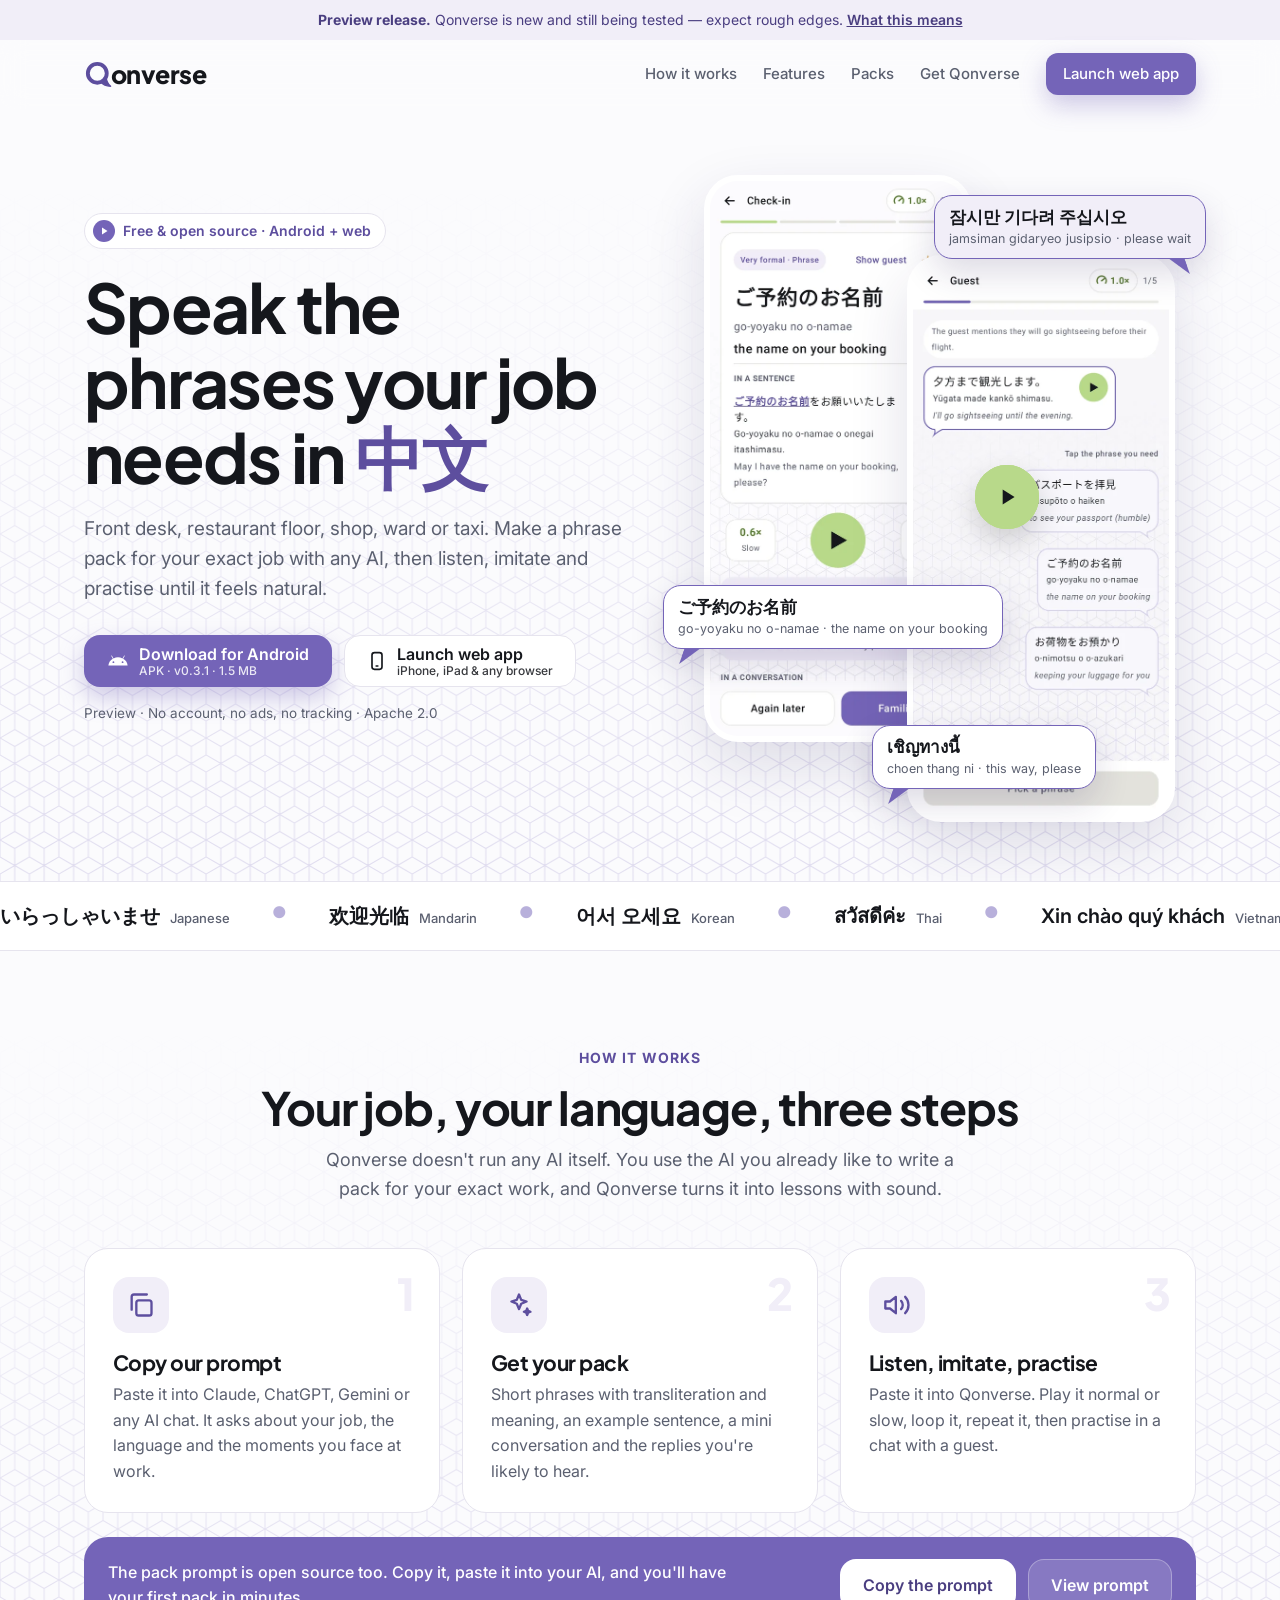
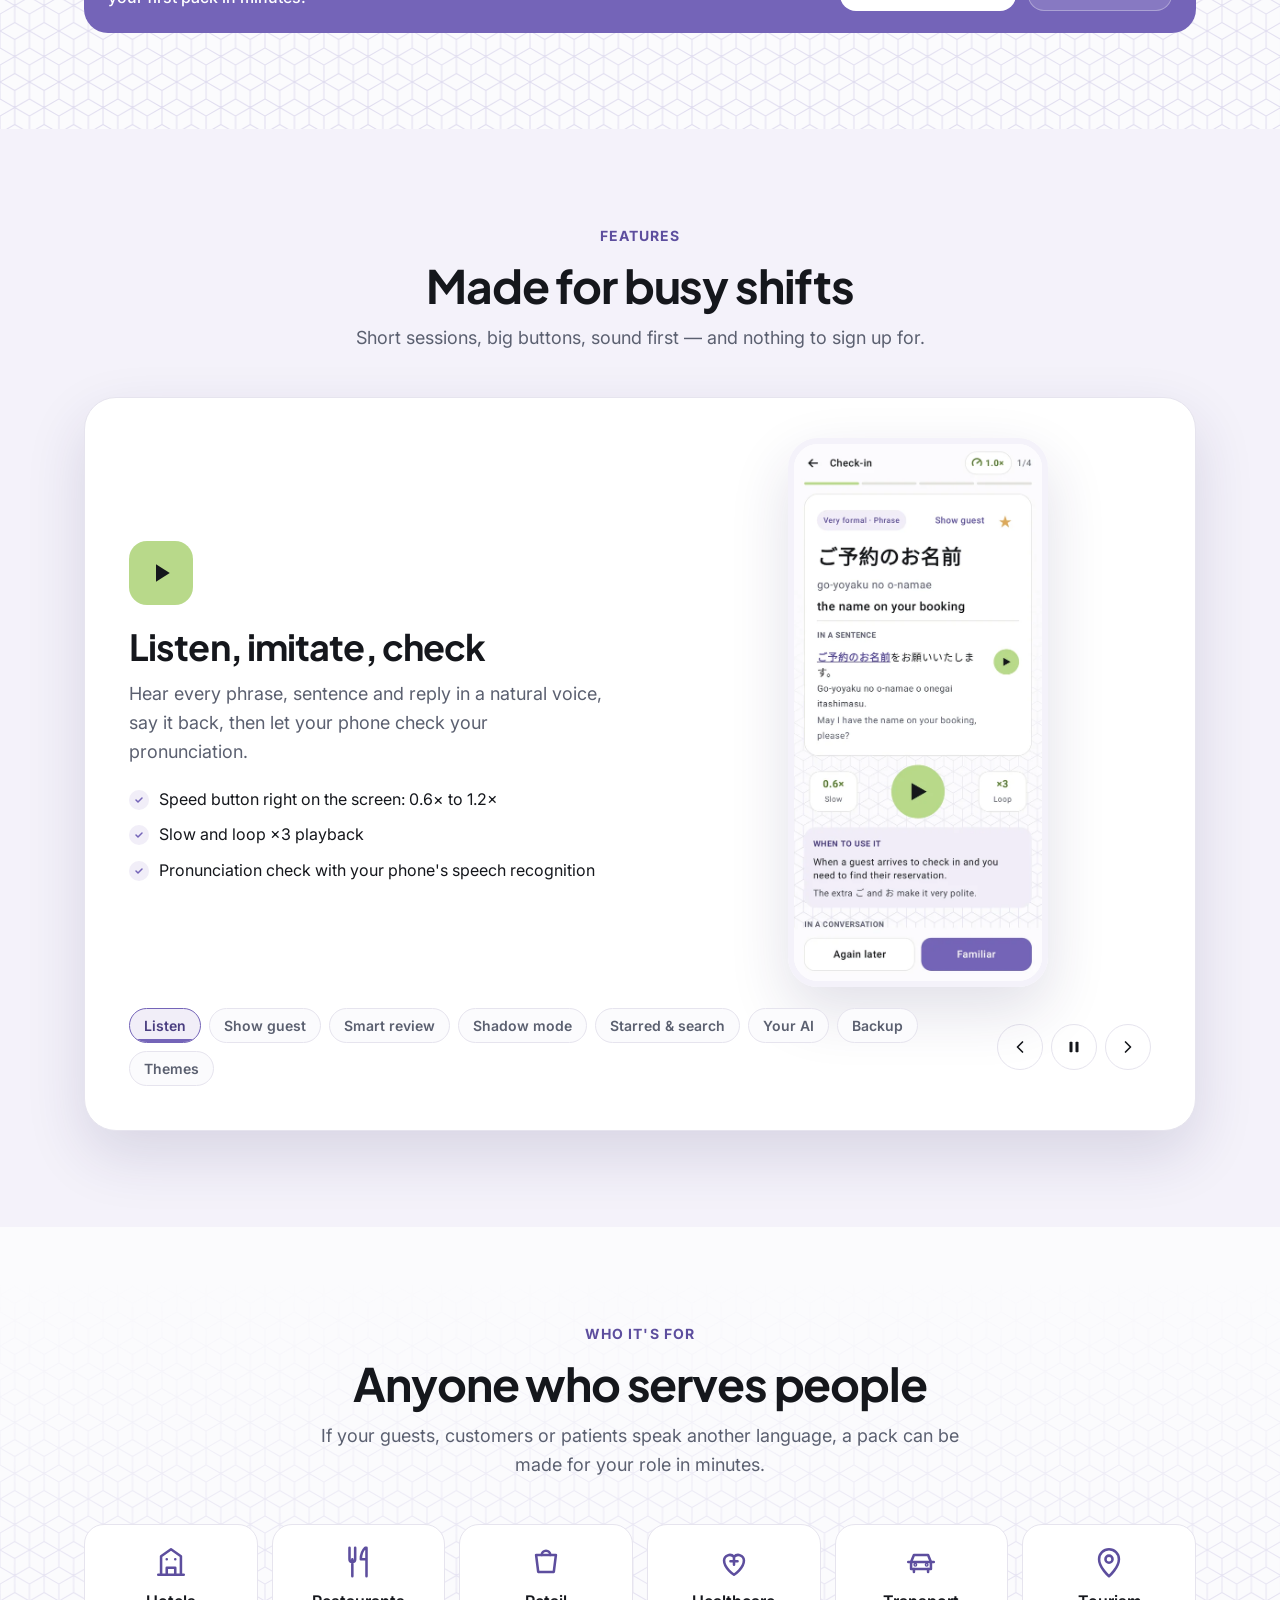
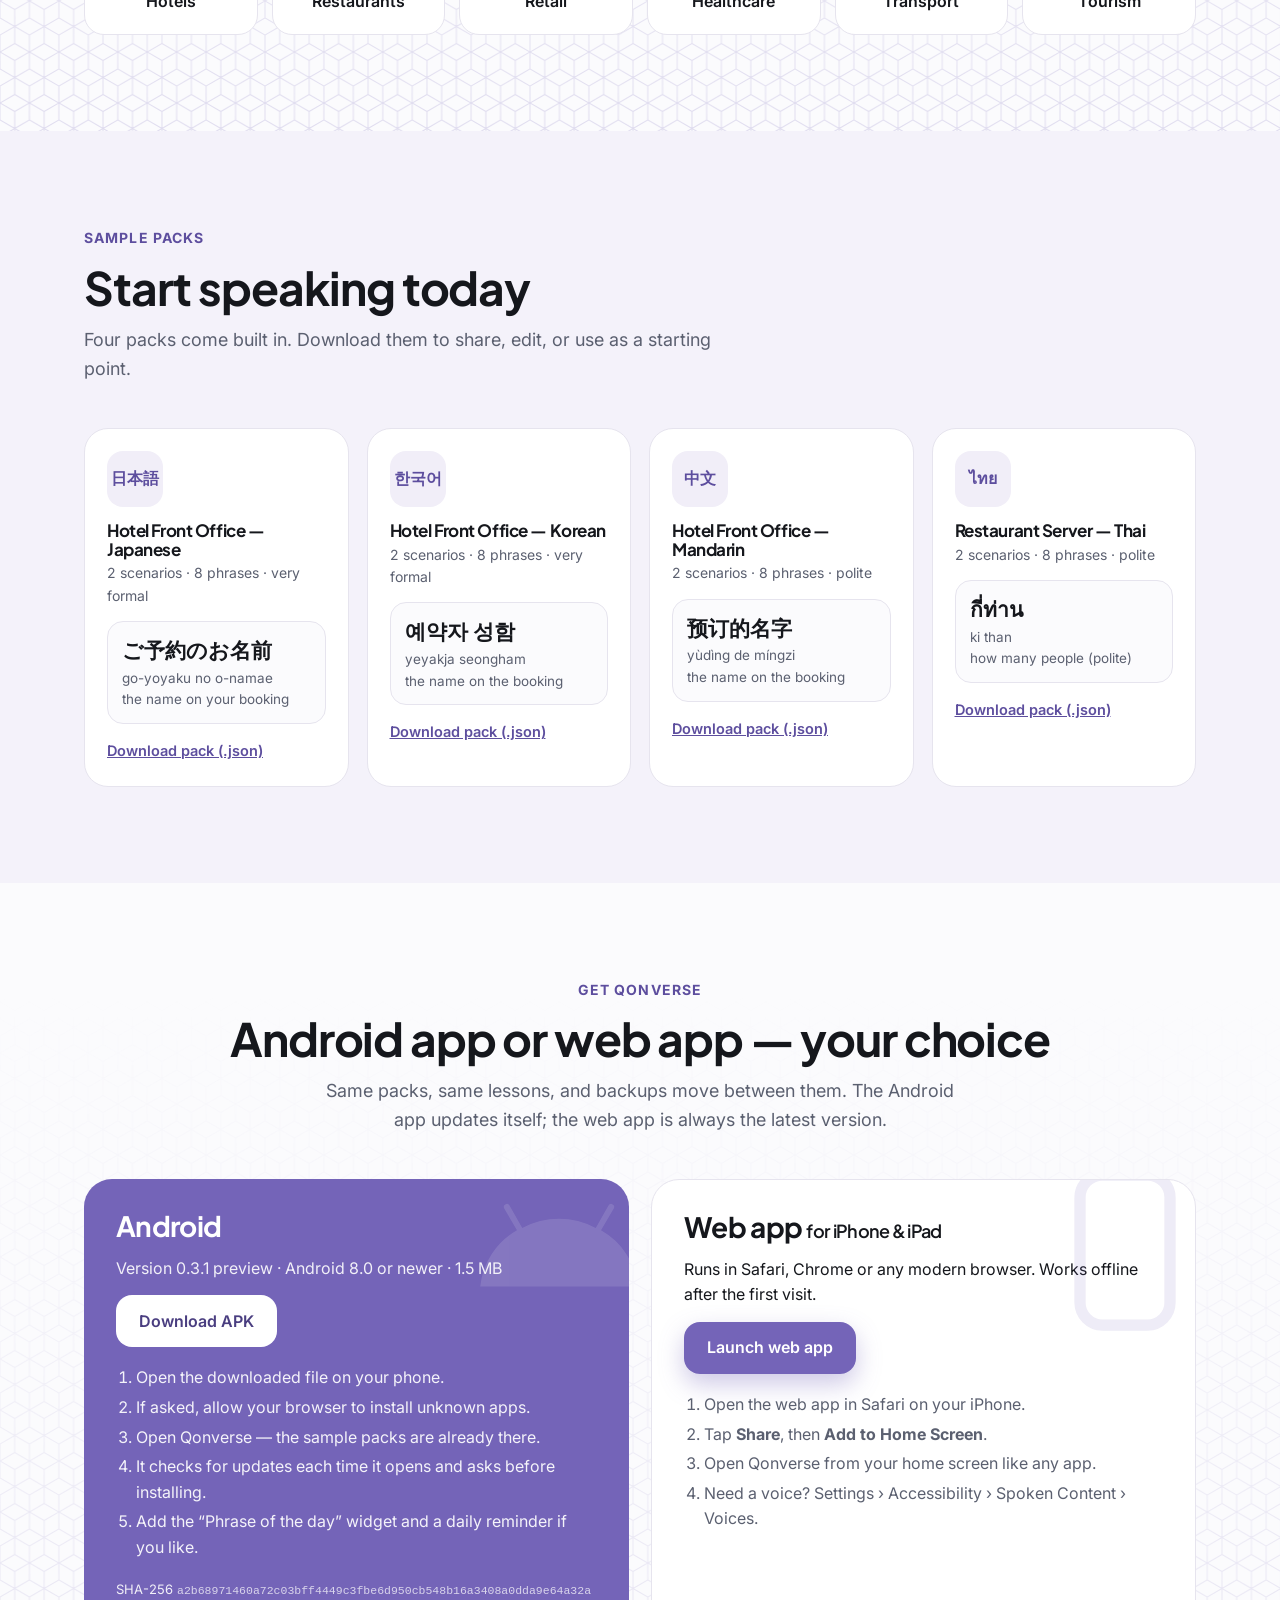
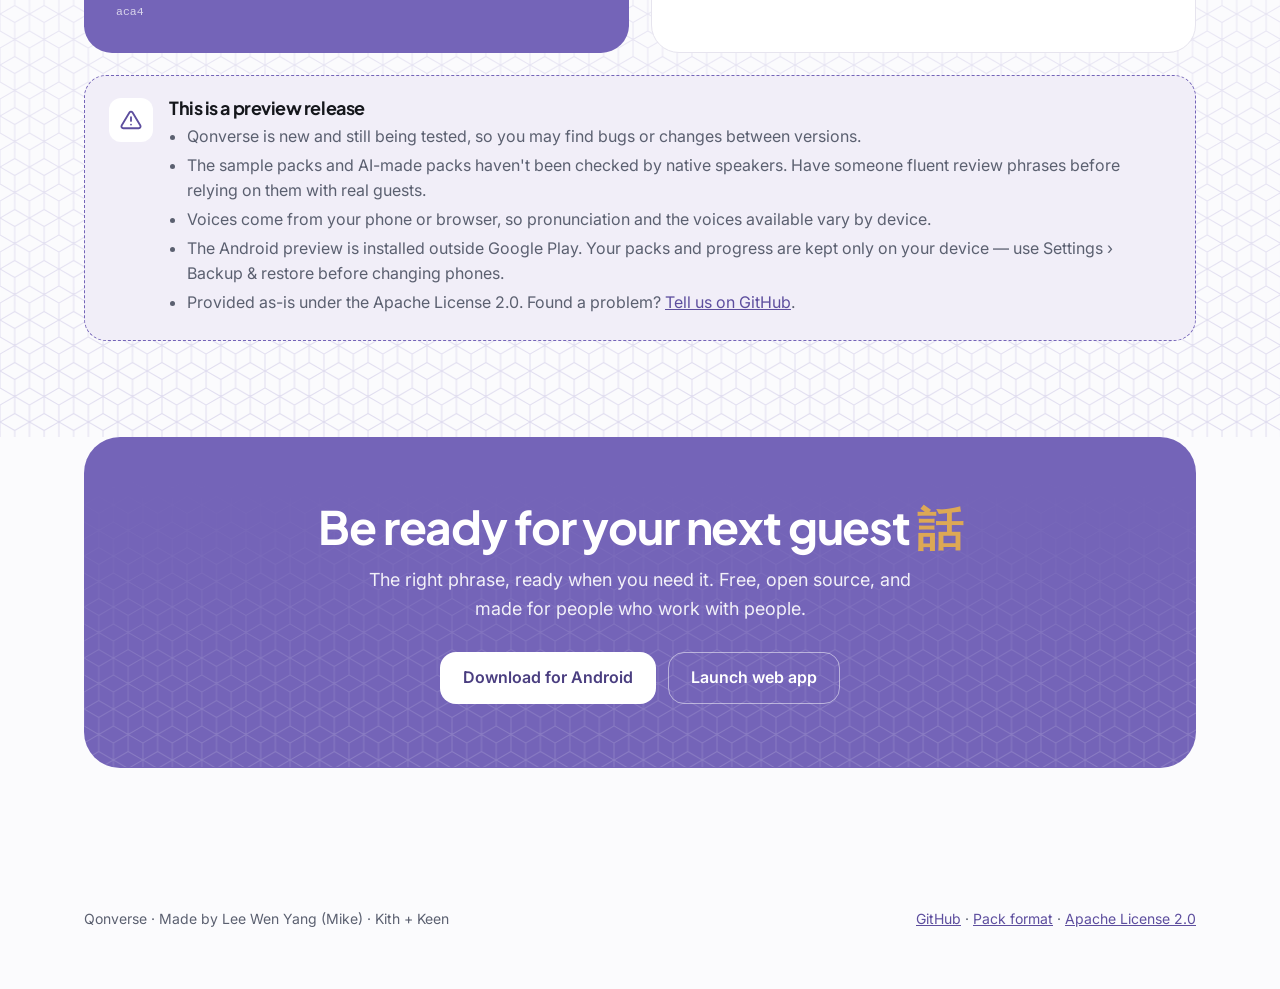
<file: index.html>
<!doctype html>
<html lang="en">
<head>
<meta charset="utf-8">
<title>Qonverse</title>
<meta name="viewport" content="width=device-width, initial-scale=1">
<!-- GitHub Pages may serve the repository root; the site itself lives in docs/. -->
<meta http-equiv="refresh" content="0; url=docs/">
<link rel="canonical" href="docs/">
<script>location.replace('docs/' + location.hash);</script>
</head>
<body><p><a href="docs/">Go to the Qonverse website</a></p></body>
</html>
</file>
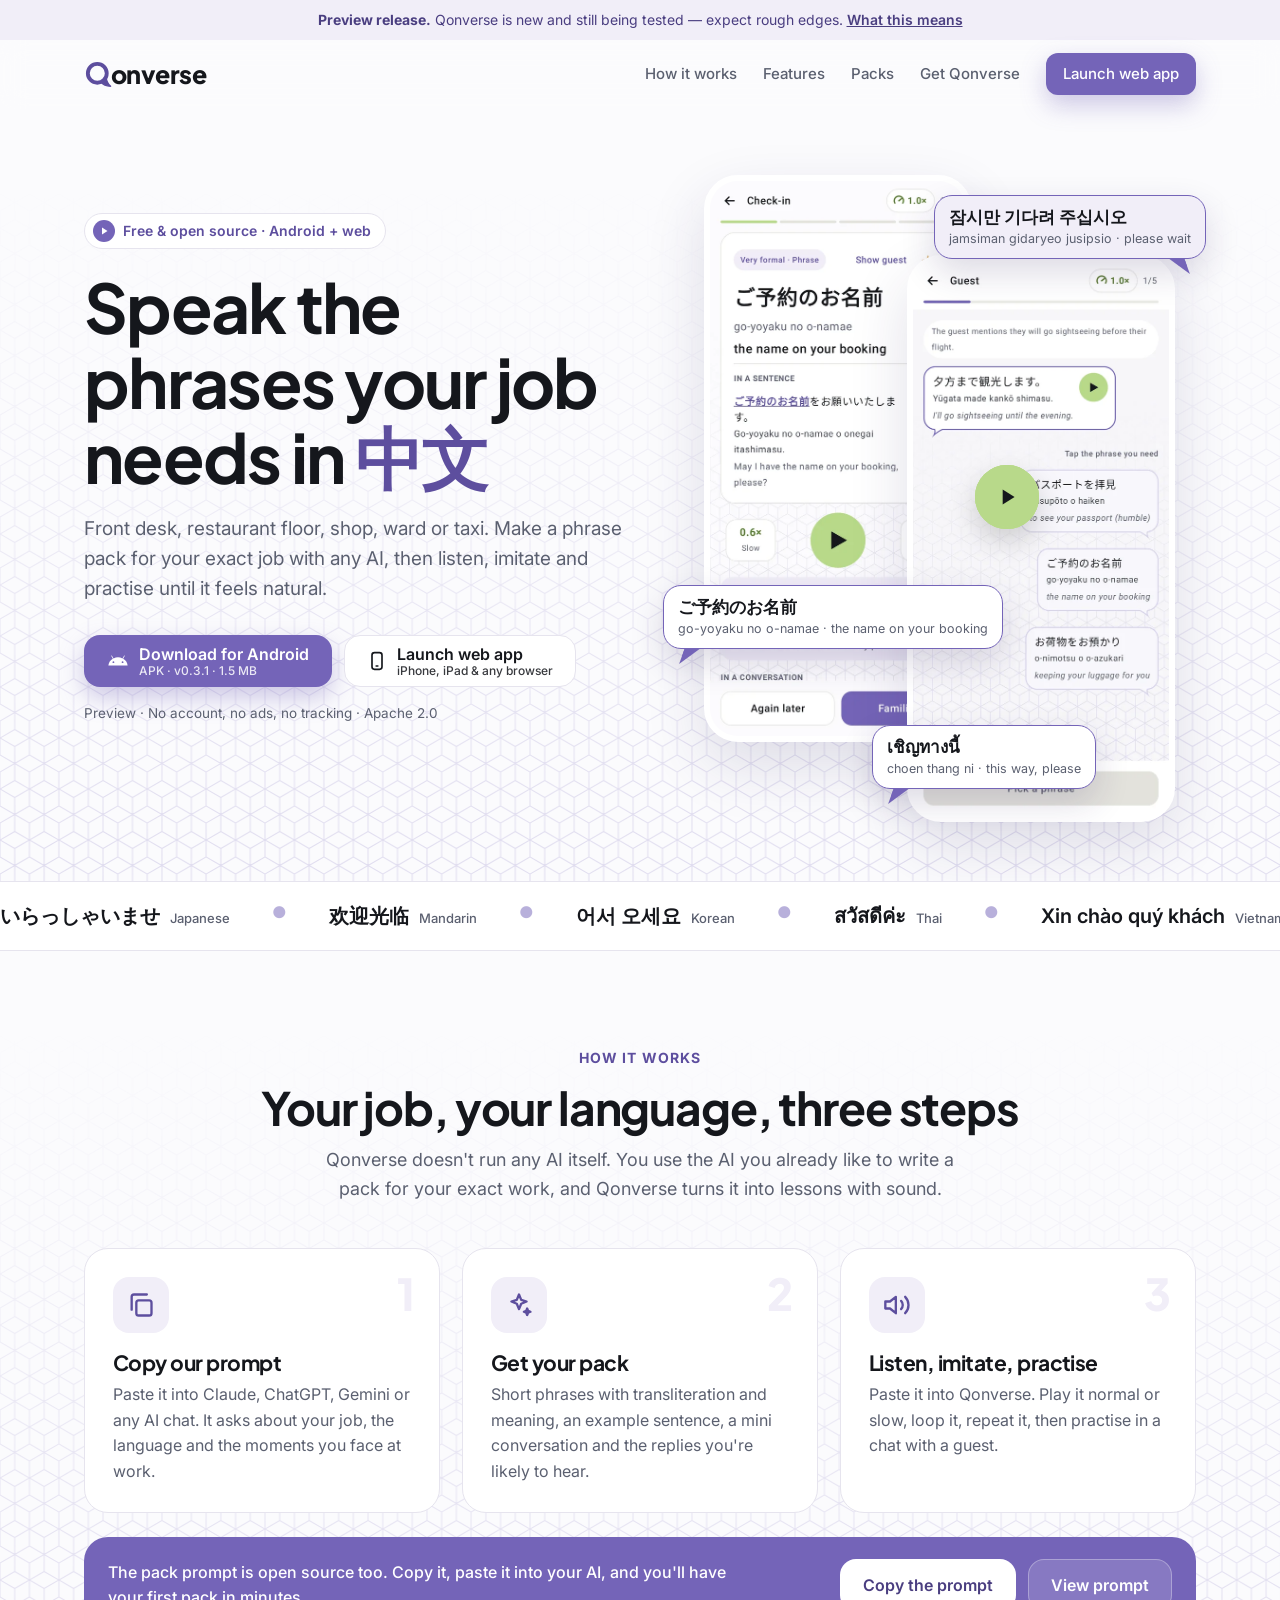
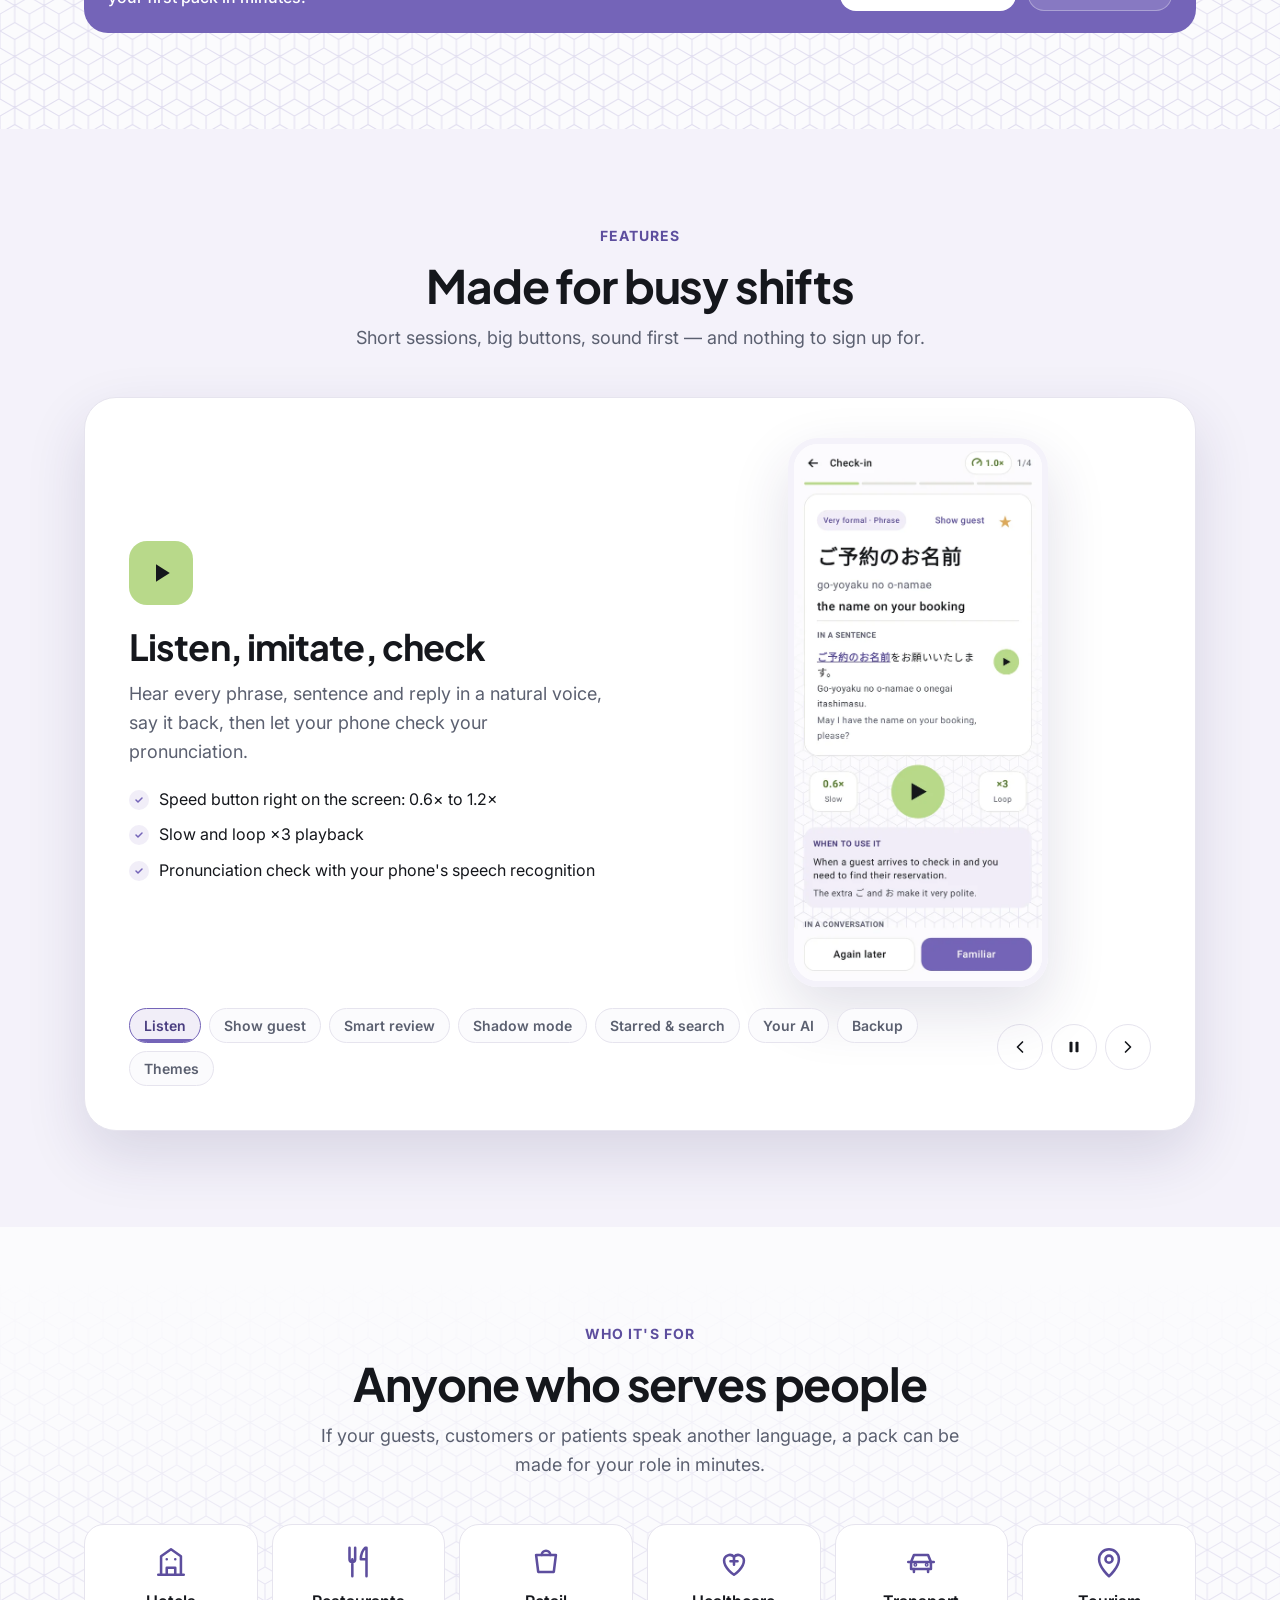
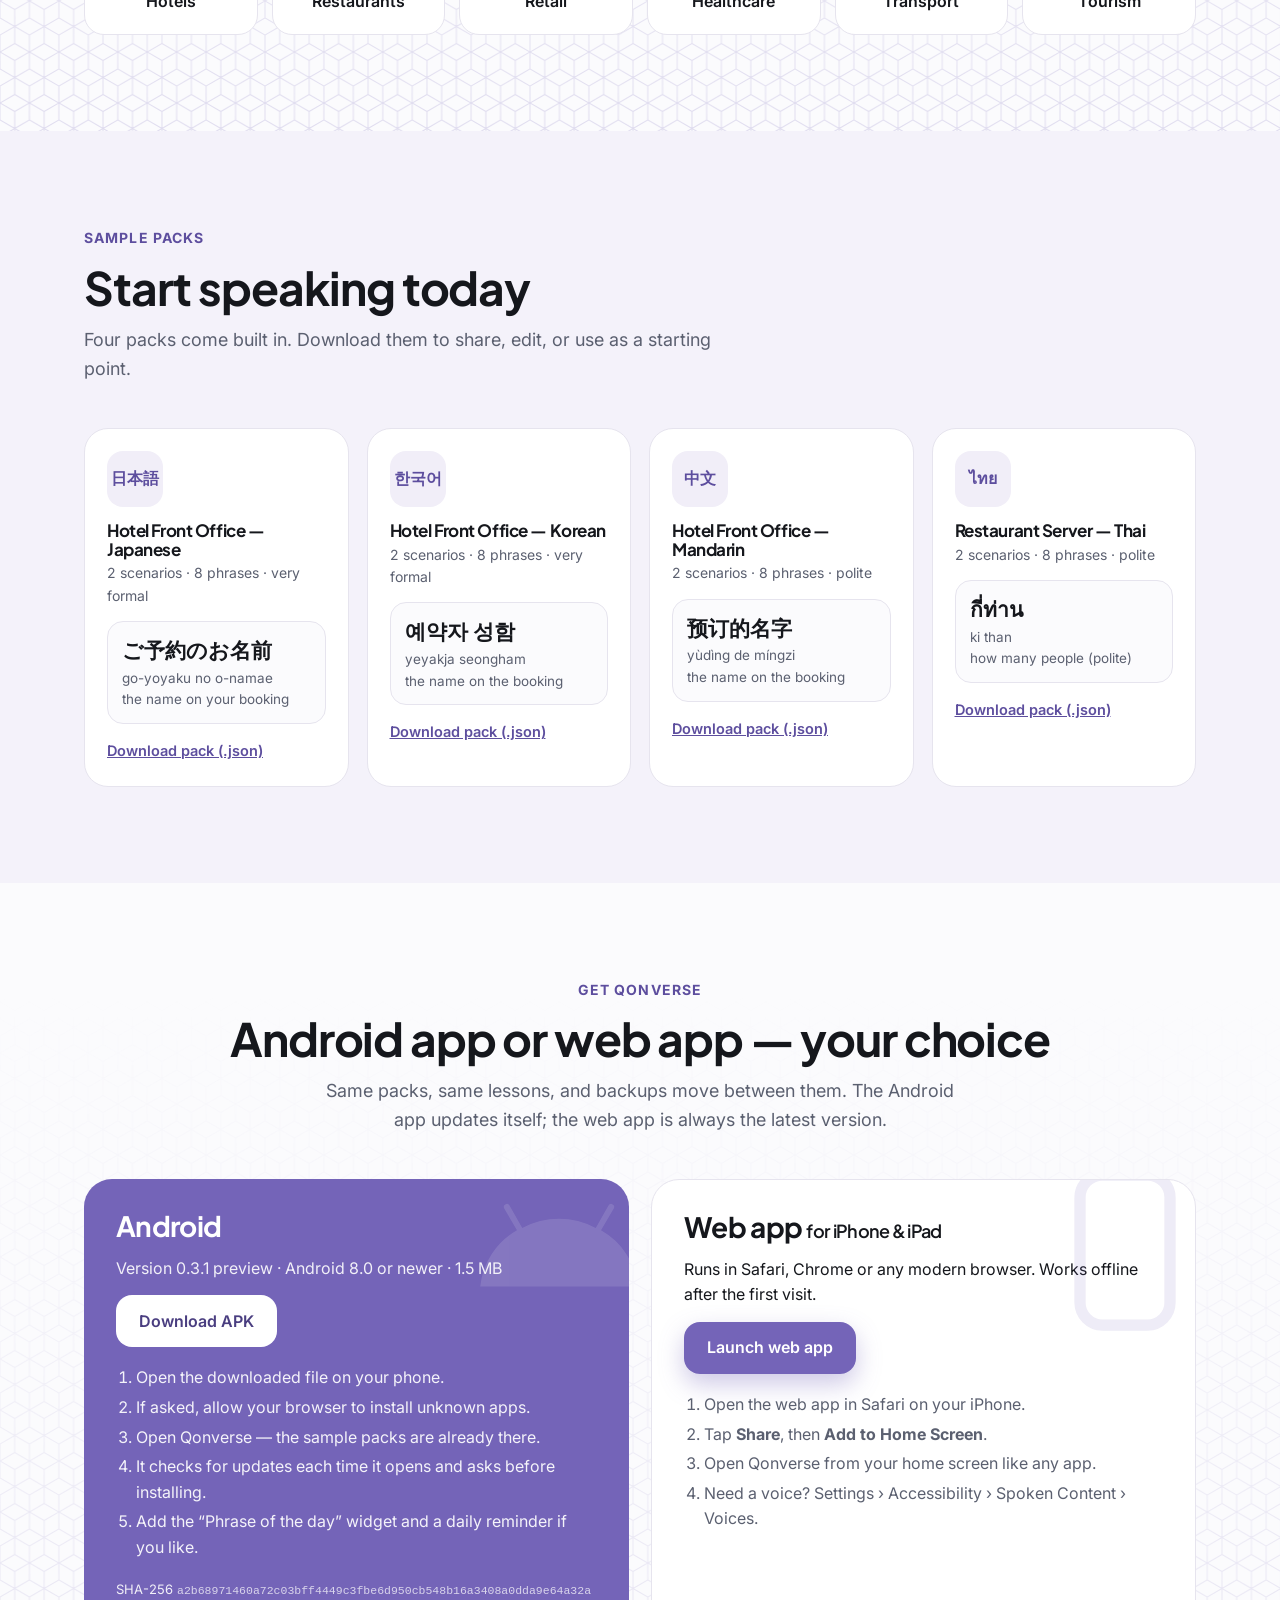
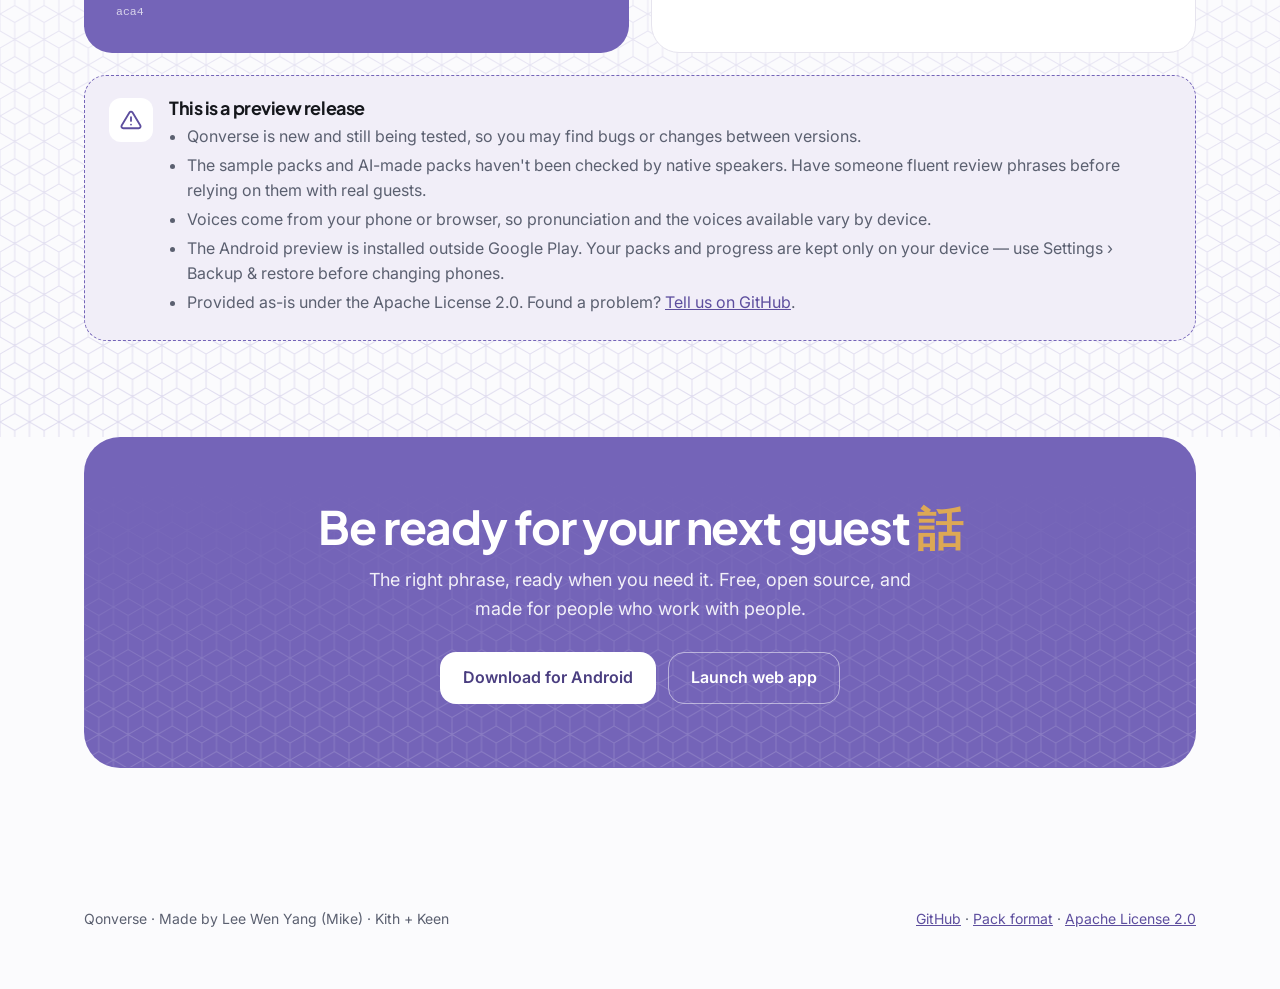
<file: docs/index.html>
<!doctype html>
<html lang="en">
<head>
<meta charset="utf-8">
<meta name="viewport" content="width=device-width, initial-scale=1">
<title>Qonverse — speak the phrases your job needs</title>
<meta name="description" content="Qonverse is a free, open source app for learning the short spoken phrases you need at work, in any language. Make a phrase pack with any AI, then listen, imitate and practise. Android app and web app for iPhone.">
<meta property="og:title" content="Qonverse — speak the phrases your job needs">
<meta property="og:description" content="Free, open source. Make a phrase pack for your job with any AI, then listen, imitate and practise.">
<meta name="theme-color" content="#7464B8">
<link rel="icon" href="app/icons/icon-192.png">
<link rel="apple-touch-icon" href="app/icons/apple-touch-icon.png">
<link rel="preconnect" href="https://fonts.googleapis.com">
<link rel="stylesheet" href="https://fonts.googleapis.com/css2?family=Inter:wght@400;500;600&family=Plus+Jakarta+Sans:wght@600;700;800&display=swap">
<style>
:root{
  --bg:#FBFBFD; --bg2:#F4F2FA; --surface:#FFFFFF; --ink:#15171C; --muted:#5B6070; --line:#E6E4EE;
  --box:#7464B8; --box-text:#5D4E9E; --box-deep:#4A3E80; --box-soft:#F1EEF8;
  --audio:#B8D98A; --audio-ink:#15171C; --audio-text:#557A2E; --orange:#DDA855; --wall:#7464B8;
  --shadow:0 24px 60px rgba(42,34,90,.14);
}
@media (prefers-color-scheme: dark){
  :root{ --bg:#101315; --bg2:#14171A; --surface:#1A1E21; --ink:#ECEDEA; --muted:#A2A8AE; --line:#2C3236;
    --box:#565C9E; --box-text:#A9B0D8; --box-deep:#C5CAE6; --box-soft:#1F2035; --audio:#6FB8AE; --audio-ink:#0B0B0C; --audio-text:#6FB8AE; --wall:#8C93C8;
    --shadow:0 24px 60px rgba(0,0,0,.45); }
}
*{box-sizing:border-box}
html{scroll-behavior:smooth}
body{margin:0;background:var(--bg);color:var(--ink);font:16px/1.6 Inter,system-ui,sans-serif;-webkit-font-smoothing:antialiased;overflow-x:hidden}
a{color:var(--box-text)} a:hover{color:var(--box-deep)}
h1,h2,h3{font-family:"Plus Jakarta Sans",Inter,sans-serif;letter-spacing:-.025em;line-height:1.1;margin:0}
.wrap{max-width:1160px;margin:0 auto;padding:0 24px}
.sr{position:absolute;width:1px;height:1px;overflow:hidden;clip:rect(0 0 0 0)}
/* cube wallpaper, fading upwards */
.cubes{position:absolute;inset:0;width:100%;height:100%;z-index:-1;pointer-events:none;color:var(--wall);opacity:.2;
  -webkit-mask-image:linear-gradient(to top,#000 0%,rgba(0,0,0,.7) 35%,rgba(0,0,0,.25) 65%,transparent 92%);
          mask-image:linear-gradient(to top,#000 0%,rgba(0,0,0,.7) 35%,rgba(0,0,0,.25) 65%,transparent 92%)}
.walled{position:relative;isolation:isolate}
/* preview banner */
.preview-bar{background:var(--box-soft);color:var(--box-deep);font-size:14px;text-align:center;padding:9px 16px}
.preview-bar b{font-weight:700}
.preview-bar a{color:inherit;font-weight:600}
/* nav */
header.top{position:sticky;top:0;z-index:20;backdrop-filter:saturate(1.4) blur(12px);-webkit-backdrop-filter:saturate(1.4) blur(12px);background:color-mix(in srgb,var(--bg) 78%,transparent);border-bottom:1px solid transparent;transition:border-color .2s}
header.top.scrolled{border-color:var(--line)}
.nav{display:flex;align-items:center;justify-content:space-between;height:68px;gap:16px}
.logo{display:flex;align-items:center;font:800 25px/1 "Plus Jakarta Sans",sans-serif;letter-spacing:-.02em;color:var(--ink);text-decoration:none}
.logo span{margin-left:-.06em}
.nav-links{display:flex;align-items:center;gap:26px}
.nav-links a{color:var(--muted);text-decoration:none;font-weight:500;font-size:15px}
.nav-links a:hover{color:var(--ink)}
.nav-links a.btn,.nav-links a.btn:hover{color:#fff}
/* buttons */
.btn{display:inline-flex;align-items:center;justify-content:center;gap:10px;min-height:52px;padding:0 22px;border-radius:16px;font-weight:600;font-size:16px;text-decoration:none;border:1px solid transparent;cursor:pointer;font-family:inherit;transition:transform .15s ease, box-shadow .2s ease, filter .2s}
.btn:hover{transform:translateY(-2px)}
.btn:active{transform:translateY(0)}
.btn-primary{background:var(--box);color:#fff;box-shadow:0 10px 24px color-mix(in srgb,var(--box) 35%,transparent)}
.btn-primary:hover{color:#fff;filter:brightness(1.06)}
.btn-audio{background:var(--audio);color:var(--audio-ink);box-shadow:0 10px 24px color-mix(in srgb,var(--audio) 40%,transparent)}
.btn-audio:hover{color:var(--audio-ink)}
.btn-ghost{background:var(--surface);color:var(--ink);border-color:var(--line)}
.btn-ghost:hover{color:var(--ink);border-color:var(--box)}
.btn small{display:block;font-weight:500;font-size:12px;opacity:.85;line-height:1.1}
.btn .two{display:flex;flex-direction:column;align-items:flex-start;line-height:1.2}
.btn-sm{min-height:42px;padding:0 16px;font-size:15px;border-radius:12px}
/* hero */
.hero{padding:56px 0 96px;overflow:hidden}
.hero-grid{display:grid;grid-template-columns:minmax(0,1.05fr) minmax(0,1fr);gap:40px;align-items:center}
.eyebrow{display:inline-flex;align-items:center;gap:8px;background:var(--surface);border:1px solid var(--line);color:var(--box-text);font-weight:600;font-size:14px;border-radius:999px;padding:6px 14px 6px 8px}
.eyebrow i{width:22px;height:22px;border-radius:11px;background:var(--box);display:inline-flex;align-items:center;justify-content:center}
.hero h1{font-size:clamp(40px,5.8vw,68px);margin:20px 0 20px}
.rotator{display:inline-block;position:relative;color:var(--box-text);min-width:4ch}
.rotator span{display:inline-block;animation:wordIn .55s cubic-bezier(.2,.8,.2,1) both}
@keyframes wordIn{from{opacity:0;transform:translateY(.45em) rotateX(40deg)}to{opacity:1;transform:none}}
.lead{font-size:19px;color:var(--muted);max-width:560px;margin:0 0 30px}
.cta{display:flex;gap:12px;flex-wrap:wrap;align-items:center}
.fine{font-size:13.5px;color:var(--muted);margin-top:16px}
.stage{position:relative;height:620px}
.phone{position:absolute;width:268px;border-radius:34px;overflow:hidden;border:6px solid var(--surface);background:var(--surface);box-shadow:var(--shadow)}
.phone img{display:block;width:100%;height:auto}
.phone.a{left:6%;top:10px;animation:float 7s ease-in-out infinite}
.phone.b{right:4%;top:90px;animation:float 7s ease-in-out infinite -3.5s}
@keyframes float{0%,100%{transform:translateY(0)}50%{transform:translateY(-14px)}}
.bubble{position:absolute;z-index:3;background:var(--surface);border:1.5px solid var(--box);border-radius:18px;padding:10px 14px;box-shadow:0 14px 34px rgba(42,34,90,.16);font-size:14px;line-height:1.35;opacity:0;animation:pop .6s cubic-bezier(.2,.9,.3,1.3) forwards}
.bubble b{display:block;font-size:17px}
.bubble span{color:var(--muted);font-size:12.5px}
.bubble::after{content:"";position:absolute;top:100%;left:18px;border:8px solid transparent;border-top-color:var(--box);border-left-color:var(--box);transform:skewX(-20deg)}
.bubble.mine{background:var(--box-soft)}
.bubble.mine::after{left:auto;right:18px;border-left-color:transparent;border-right-color:var(--box);transform:skewX(20deg)}
.bubble.b1{left:-2%;top:420px;animation-delay:.6s}
.bubble.b2{right:-2%;top:30px;animation-delay:1.4s}
.bubble.b3{left:38%;top:560px;animation-delay:2.2s}
@keyframes pop{from{opacity:0;transform:translateY(12px) scale(.9)}to{opacity:1;transform:none}}
.play-chip{position:absolute;z-index:4;right:30%;top:300px;width:64px;height:64px;border-radius:32px;background:var(--audio);display:flex;align-items:center;justify-content:center;box-shadow:0 12px 30px rgba(0,0,0,.18)}
.play-chip::before,.play-chip::after{content:"";position:absolute;inset:0;border-radius:50%;border:2px solid var(--audio);animation:ring 2.4s ease-out infinite}
.play-chip::after{animation-delay:1.2s}
@keyframes ring{from{transform:scale(1);opacity:.8}to{transform:scale(1.9);opacity:0}}
/* marquee */
.marquee{border-block:1px solid var(--line);background:var(--surface);overflow:hidden;padding:18px 0;--gap:42px}
.marquee .track{display:flex;gap:var(--gap);width:max-content;animation:scroll 38s linear infinite}
.marquee:hover .track{animation-play-state:paused}
.marquee .item{display:flex;align-items:baseline;gap:10px;white-space:nowrap;font-size:20px;font-weight:600}
.marquee .item small{font-size:13px;color:var(--muted);font-weight:500}
.marquee .dot{color:var(--box);opacity:.5}
@keyframes scroll{to{transform:translateX(calc(-50% - var(--gap)/2))}}
/* sections */
section{padding:96px 0;overflow:hidden}
.kicker{color:var(--box-text);font-weight:700;font-size:14px;letter-spacing:.08em;text-transform:uppercase;margin-bottom:12px}
.sec-title{font-size:clamp(30px,4vw,46px);margin-bottom:14px}
.sec-lead{color:var(--muted);font-size:18px;max-width:640px;margin:0 0 44px}
.center{text-align:center}.center .sec-lead{margin-inline:auto}
.reveal{opacity:0;transform:translateY(28px);transition:opacity .7s ease,transform .7s cubic-bezier(.2,.8,.2,1)}
.reveal.in{opacity:1;transform:none}
/* steps */
.steps{display:grid;grid-template-columns:repeat(3,minmax(0,1fr));gap:22px;position:relative}
.step{background:var(--surface);border:1px solid var(--line);border-radius:24px;padding:28px;position:relative;transition:transform .25s,box-shadow .25s}
.step:hover{transform:translateY(-6px);box-shadow:var(--shadow)}
.step .ic{width:56px;height:56px;border-radius:16px;background:var(--box-soft);color:var(--box-text);display:flex;align-items:center;justify-content:center;margin-bottom:18px}
.step .n{position:absolute;top:22px;right:24px;font:800 44px/1 "Plus Jakarta Sans",sans-serif;color:var(--box-soft)}
.step h3{font-size:21px;margin-bottom:8px}
.step p{margin:0;color:var(--muted)}
.prompt-strip{margin-top:24px;border-radius:24px;padding:22px 24px;background:var(--box);color:#fff;display:flex;gap:18px;align-items:center;justify-content:space-between;flex-wrap:wrap}
.prompt-strip p{margin:0;font-weight:500;max-width:620px}
.prompt-strip .btn-ghost{background:rgba(255,255,255,.14);border-color:rgba(255,255,255,.3);color:#fff}
.prompt-strip .btn-light{background:#fff;color:var(--box-deep)}
/* carousel */
.carousel{position:relative;background:var(--surface);border:1px solid var(--line);border-radius:32px;padding:44px;overflow:hidden;box-shadow:var(--shadow)}
.slides{position:relative;min-height:540px}
.slide{position:absolute;inset:0;display:grid;grid-template-columns:minmax(0,1fr) minmax(0,.9fr);gap:40px;align-items:center;opacity:0;visibility:hidden;transform:translateX(40px);transition:opacity .6s ease,transform .6s cubic-bezier(.2,.8,.2,1),visibility .6s}
.slide.on{opacity:1;visibility:visible;transform:none}
.slide .ic{width:64px;height:64px;border-radius:18px;display:flex;align-items:center;justify-content:center;margin-bottom:22px}
.ic.box{background:var(--box-soft);color:var(--box-text)} .ic.audio{background:var(--audio);color:var(--audio-ink)}
.slide h3{font-size:clamp(26px,3vw,36px);margin-bottom:14px}
.slide p{color:var(--muted);font-size:18px;margin:0 0 20px;max-width:480px}
.slide ul{list-style:none;padding:0;margin:0;display:grid;gap:10px}
.slide li{display:flex;gap:10px;align-items:flex-start;color:var(--ink)}
.slide li::before{content:"";flex:none;width:20px;height:20px;margin-top:3px;border-radius:10px;background:var(--box-soft) url("data:image/svg+xml,%3Csvg xmlns='http://www.w3.org/2000/svg' viewBox='0 0 24 24' fill='none' stroke='%237464B8' stroke-width='3' stroke-linecap='round' stroke-linejoin='round'%3E%3Cpath d='m6 12 4 4 8-8'/%3E%3C/svg%3E") center/12px no-repeat}
.slide .shot{justify-self:center;width:260px;border-radius:30px;overflow:hidden;border:6px solid var(--bg2);box-shadow:var(--shadow)}
.slide .shot img{display:block;width:100%;height:auto}
.car-nav{display:flex;align-items:center;justify-content:space-between;margin-top:26px;gap:16px}
.tabs{display:flex;gap:8px;flex-wrap:wrap}
.tab{border:1px solid var(--line);background:var(--bg);color:var(--muted);border-radius:999px;padding:8px 14px;font:600 14px Inter,sans-serif;cursor:pointer;position:relative;overflow:hidden}
.tab[aria-selected="true"]{color:var(--box-deep);border-color:var(--box);background:var(--box-soft)}
.tab .fill{position:absolute;left:0;bottom:0;height:3px;background:var(--box);width:0}
.tab[aria-selected="true"] .fill{animation:fill var(--dur,5s) linear forwards}
.carousel.paused .tab .fill{animation-play-state:paused}
@keyframes fill{to{width:100%}}
.arrows{display:flex;gap:8px}
.arrow{width:46px;height:46px;border-radius:23px;border:1px solid var(--line);background:var(--surface);color:var(--ink);display:flex;align-items:center;justify-content:center;cursor:pointer}
.arrow:hover{border-color:var(--box)}
/* audience */
.who{display:grid;grid-template-columns:repeat(6,minmax(0,1fr));gap:14px}
.who div{background:var(--surface);border:1px solid var(--line);border-radius:20px;padding:20px 14px;text-align:center;font-weight:600;transition:transform .25s}
.who div:hover{transform:translateY(-5px) rotate(-1deg)}
.who svg{display:block;margin:0 auto 10px;color:var(--box-text)}
/* packs */
.packs{display:grid;grid-template-columns:repeat(4,minmax(0,1fr));gap:18px}
.pack{background:var(--surface);border:1px solid var(--line);border-radius:24px;padding:22px;transition:transform .25s,box-shadow .25s}
.pack:hover{transform:translateY(-6px);box-shadow:var(--shadow)}
.pack .badge{width:56px;height:56px;border-radius:16px;background:var(--box-soft);color:var(--box-text);font-weight:700;display:flex;align-items:center;justify-content:center;margin-bottom:14px}
.pack h3{font-size:17px;margin-bottom:4px}
.pack .sample{margin:14px 0;padding:12px 14px;border-radius:16px;background:var(--bg);border:1px solid var(--line)}
.pack .sample b{display:block;font-size:21px;font-weight:600}
.pack .sample span{display:block;font-size:13.5px;color:var(--muted)}
.pack a{font-weight:600;font-size:14.5px}
/* get it */
.get{display:grid;grid-template-columns:repeat(2,minmax(0,1fr));gap:22px}
.get-card{border-radius:28px;padding:32px;display:flex;flex-direction:column;gap:14px;position:relative;overflow:hidden}
.get-card.android{background:var(--box);color:#fff}
.get-card.web{background:var(--surface);border:1px solid var(--line)}
.get-card h3{font-size:28px}
.get-card p{margin:0}
.get-card.android p{color:rgba(255,255,255,.9)}
.get-card .btn{align-self:flex-start}
.get-card.android .btn{background:#fff;color:var(--box-deep);box-shadow:none}
.get-card ol{margin:0;padding-left:20px}
.get-card.android ol{color:rgba(255,255,255,.92)}
.get-card.web ol{color:var(--muted)}
.get-card li{margin:4px 0}
.get-card code{font-size:11.5px;word-break:break-all;opacity:.8}
.get-card .big-ic{position:absolute;right:-20px;top:-20px;opacity:.12}
.disclaimer{margin-top:22px;border:1px dashed var(--box);background:var(--box-soft);border-radius:22px;padding:22px 24px;display:flex;gap:16px;align-items:flex-start}
.disclaimer .ic{flex:none;width:44px;height:44px;border-radius:12px;background:var(--surface);color:var(--box-text);display:flex;align-items:center;justify-content:center}
.disclaimer h3{font-size:18px;margin-bottom:6px}
.disclaimer ul{margin:0;padding-left:18px;color:var(--muted)}
.disclaimer li{margin:3px 0}
/* final cta */
.final{border-radius:36px;padding:64px 32px;text-align:center;background:var(--box);color:#fff;position:relative;overflow:hidden;isolation:isolate}
.final h2{font-size:clamp(30px,4vw,46px);margin-bottom:14px}
.final p{color:rgba(255,255,255,.9);font-size:18px;margin:0 auto 28px;max-width:560px}
.final .cubes{color:#fff;opacity:.16}
.final .btn-light{background:#fff;color:var(--box-deep)}
.final .btn-outline{background:transparent;border-color:rgba(255,255,255,.5);color:#fff}
.final .cta{justify-content:center}
footer{padding:44px 0 60px;color:var(--muted);font-size:14px}
footer .row{display:flex;justify-content:space-between;gap:16px;flex-wrap:wrap;align-items:center}
.hanzi{color:var(--orange)}
@media (max-width:980px){
  .hero-grid{grid-template-columns:1fr}
  .stage{height:520px;max-width:520px;margin:0 auto;width:100%}
  .phone{width:220px}
  .steps,.get{grid-template-columns:1fr}
  .packs{grid-template-columns:repeat(2,minmax(0,1fr))}
  .who{grid-template-columns:repeat(3,minmax(0,1fr))}
  .slide{grid-template-columns:1fr;gap:24px}
  .slides{min-height:880px}
  .slide .shot{width:220px}
  .carousel{padding:28px}
  .nav-links a.hide-sm{display:none}
}
@media (max-width:560px){
  .packs{grid-template-columns:1fr}
  .who{grid-template-columns:repeat(2,minmax(0,1fr))}
  .phone{width:180px} .phone.b{top:70px}
  .stage{height:430px}
  .bubble.b1{top:330px} .bubble.b3{top:380px;left:30%} .play-chip{top:230px}
  .nav-links a{display:none} .nav-links .btn{display:inline-flex}
  .slides{min-height:840px}
  section{padding:72px 0}
}
@media (prefers-reduced-motion: reduce){
  *,*::before,*::after{animation:none !important;transition:none !important}
  .reveal{opacity:1;transform:none}
  .bubble{opacity:1}
}
</style>
</head>
<body>

<div class="preview-bar" role="note"><b>Preview release.</b> Qonverse is new and still being tested — expect rough edges. <a href="#preview">What this means</a></div>

<header class="top" id="top">
  <div class="wrap nav">
    <a class="logo" href="#" aria-label="Qonverse home">
      <svg width="28" height="28" viewBox="0 0 40 40" fill="none" aria-hidden="true"><circle cx="19" cy="19" r="13.5" stroke="var(--box-text)" stroke-width="5.5"/><path d="M24 31.2 Q28.6 37.2 38 37.6 Q32.6 33.2 31.4 24" fill="var(--box-text)" stroke="var(--box-text)" stroke-width="2" stroke-linejoin="round"/></svg><span>onverse</span>
    </a>
    <nav class="nav-links" aria-label="Main">
      <a href="#how" class="hide-sm">How it works</a>
      <a href="#features" class="hide-sm">Features</a>
      <a href="#packs" class="hide-sm">Packs</a>
      <a href="#get">Get Qonverse</a>
      <a class="btn btn-primary btn-sm" href="app/">Launch web app</a>
    </nav>
  </div>
</header>

<main>
<!-- HERO -->
<div class="hero walled">
  <svg class="cubes" aria-hidden="true"><defs><pattern id="cube1" width="29.445" height="51" patternUnits="userSpaceOnUse"><path d="M-29.44 -34.00L-14.72 -42.50L0.00 -34.00L0.00 -17.00L-14.72 -8.50L-29.44 -17.00ZM-29.44 -34.00L-14.72 -25.50L0.00 -34.00M-14.72 -25.50L-14.72 -8.50M0.00 -34.00L14.72 -42.50L29.44 -34.00L29.44 -17.00L14.72 -8.50L0.00 -17.00ZM0.00 -34.00L14.72 -25.50L29.44 -34.00M14.72 -25.50L14.72 -8.50M29.44 -34.00L44.17 -42.50L58.89 -34.00L58.89 -17.00L44.17 -8.50L29.44 -17.00ZM29.44 -34.00L44.17 -25.50L58.89 -34.00M44.17 -25.50L44.17 -8.50M58.89 -34.00L73.61 -42.50L88.33 -34.00L88.33 -17.00L73.61 -8.50L58.89 -17.00ZM58.89 -34.00L73.61 -25.50L88.33 -34.00M73.61 -25.50L73.61 -8.50M-44.17 -8.50L-29.44 -17.00L-14.72 -8.50L-14.72 8.50L-29.44 17.00L-44.17 8.50ZM-44.17 -8.50L-29.44 0.00L-14.72 -8.50M-29.44 0.00L-29.44 17.00M-14.72 -8.50L0.00 -17.00L14.72 -8.50L14.72 8.50L0.00 17.00L-14.72 8.50ZM-14.72 -8.50L0.00 0.00L14.72 -8.50M0.00 0.00L0.00 17.00M14.72 -8.50L29.44 -17.00L44.17 -8.50L44.17 8.50L29.44 17.00L14.72 8.50ZM14.72 -8.50L29.44 0.00L44.17 -8.50M29.44 0.00L29.44 17.00M44.17 -8.50L58.89 -17.00L73.61 -8.50L73.61 8.50L58.89 17.00L44.17 8.50ZM44.17 -8.50L58.89 0.00L73.61 -8.50M58.89 0.00L58.89 17.00M-29.44 17.00L-14.72 8.50L0.00 17.00L0.00 34.00L-14.72 42.50L-29.44 34.00ZM-29.44 17.00L-14.72 25.50L0.00 17.00M-14.72 25.50L-14.72 42.50M0.00 17.00L14.72 8.50L29.44 17.00L29.44 34.00L14.72 42.50L0.00 34.00ZM0.00 17.00L14.72 25.50L29.44 17.00M14.72 25.50L14.72 42.50M29.44 17.00L44.17 8.50L58.89 17.00L58.89 34.00L44.17 42.50L29.44 34.00ZM29.44 17.00L44.17 25.50L58.89 17.00M44.17 25.50L44.17 42.50M58.89 17.00L73.61 8.50L88.33 17.00L88.33 34.00L73.61 42.50L58.89 34.00ZM58.89 17.00L73.61 25.50L88.33 17.00M73.61 25.50L73.61 42.50M-44.17 42.50L-29.44 34.00L-14.72 42.50L-14.72 59.50L-29.44 68.00L-44.17 59.50ZM-44.17 42.50L-29.44 51.00L-14.72 42.50M-29.44 51.00L-29.44 68.00M-14.72 42.50L0.00 34.00L14.72 42.50L14.72 59.50L0.00 68.00L-14.72 59.50ZM-14.72 42.50L0.00 51.00L14.72 42.50M0.00 51.00L0.00 68.00M14.72 42.50L29.44 34.00L44.17 42.50L44.17 59.50L29.44 68.00L14.72 59.50ZM14.72 42.50L29.44 51.00L44.17 42.50M29.44 51.00L29.44 68.00M44.17 42.50L58.89 34.00L73.61 42.50L73.61 59.50L58.89 68.00L44.17 59.50ZM44.17 42.50L58.89 51.00L73.61 42.50M58.89 51.00L58.89 68.00M-29.44 68.00L-14.72 59.50L0.00 68.00L0.00 85.00L-14.72 93.50L-29.44 85.00ZM-29.44 68.00L-14.72 76.50L0.00 68.00M-14.72 76.50L-14.72 93.50M0.00 68.00L14.72 59.50L29.44 68.00L29.44 85.00L14.72 93.50L0.00 85.00ZM0.00 68.00L14.72 76.50L29.44 68.00M14.72 76.50L14.72 93.50M29.44 68.00L44.17 59.50L58.89 68.00L58.89 85.00L44.17 93.50L29.44 85.00ZM29.44 68.00L44.17 76.50L58.89 68.00M44.17 76.50L44.17 93.50M58.89 68.00L73.61 59.50L88.33 68.00L88.33 85.00L73.61 93.50L58.89 85.00ZM58.89 68.00L73.61 76.50L88.33 68.00M73.61 76.50L73.61 93.50" fill="none" stroke="currentColor" stroke-width="1" stroke-linejoin="round"/></pattern></defs><rect width="100%" height="100%" fill="url(#cube1)"/></svg>
  <div class="wrap hero-grid">
    <div>
      <span class="eyebrow"><i><svg width="12" height="12" viewBox="0 0 24 24" fill="#fff" aria-hidden="true"><path d="M8 5v14l11-7z"/></svg></i>Free &amp; open source · Android + web</span>
      <h1>Speak the phrases your job needs in <span class="rotator" id="rotator" aria-live="off"><span>日本語</span></span></h1>
      <p class="lead">Front desk, restaurant floor, shop, ward or taxi. Make a phrase pack for your exact job with any AI, then listen, imitate and practise until it feels natural.</p>
      <div class="cta">
        <a class="btn btn-primary" href="download/Qonverse-0.3.1.apk" download>
          <svg width="22" height="22" viewBox="0 0 24 24" fill="currentColor" aria-hidden="true"><path d="M17.6 9.5 19.3 6.6a.4.4 0 0 0-.7-.4l-1.7 3a10.4 10.4 0 0 0-9.8 0l-1.7-3a.4.4 0 1 0-.7.4l1.7 2.9A9.7 9.7 0 0 0 1.5 17h21a9.7 9.7 0 0 0-4.9-7.5ZM7 14.3a1 1 0 1 1 0-2 1 1 0 0 1 0 2Zm10 0a1 1 0 1 1 0-2 1 1 0 0 1 0 2Z"/></svg>
          <span class="two">Download for Android<small>APK · v0.3.1 · 1.5 MB</small></span>
        </a>
        <a class="btn btn-ghost" href="app/">
          <svg width="20" height="20" viewBox="0 0 24 24" fill="none" stroke="currentColor" stroke-width="2" stroke-linecap="round" stroke-linejoin="round" aria-hidden="true"><rect x="6" y="2" width="12" height="20" rx="3"/><path d="M11 18h2"/></svg>
          <span class="two">Launch web app<small>iPhone, iPad &amp; any browser</small></span>
        </a>
      </div>
      <p class="fine">Preview · No account, no ads, no tracking · Apache 2.0</p>
    </div>
    <div class="stage" aria-hidden="true">
      <div class="phone a"><img src="img/03-phrase.webp" width="540" height="1169" alt=""></div>
      <div class="phone b"><img src="img/04-practice.webp" width="540" height="1169" alt=""></div>
      <div class="bubble b1"><b lang="ja">ご予約のお名前</b><span>go-yoyaku no o-namae · the name on your booking</span></div>
      <div class="bubble mine b2"><b lang="ko">잠시만 기다려 주십시오</b><span>jamsiman gidaryeo jusipsio · please wait</span></div>
      <div class="bubble b3"><b lang="th">เชิญทางนี้</b><span>choen thang ni · this way, please</span></div>
      <div class="play-chip"><svg width="26" height="26" viewBox="0 0 24 24" fill="var(--audio-ink)"><path d="M8 5v14l11-7z"/></svg></div>
    </div>
  </div>
</div>

<!-- LANGUAGE MARQUEE -->
<div class="marquee" aria-label="Welcome in many languages">
  <div class="track"><span class="item"><span>いらっしゃいませ</span><small>Japanese</small></span><span class="dot" aria-hidden="true">●</span><span class="item"><span>欢迎光临</span><small>Mandarin</small></span><span class="dot" aria-hidden="true">●</span><span class="item"><span>어서 오세요</span><small>Korean</small></span><span class="dot" aria-hidden="true">●</span><span class="item"><span>สวัสดีค่ะ</span><small>Thai</small></span><span class="dot" aria-hidden="true">●</span><span class="item"><span>Xin chào quý khách</span><small>Vietnamese</small></span><span class="dot" aria-hidden="true">●</span><span class="item"><span>Selamat datang</span><small>Malay</small></span><span class="dot" aria-hidden="true">●</span><span class="item"><span>歡迎光臨</span><small>Cantonese</small></span><span class="dot" aria-hidden="true">●</span><span class="item"><span>Maligayang pagdating</span><small>Tagalog</small></span><span class="dot" aria-hidden="true">●</span><span class="item"><span>स्वागत है</span><small>Hindi</small></span><span class="dot" aria-hidden="true">●</span><span class="item"><span>வரவேற்கிறோம்</span><small>Tamil</small></span><span class="dot" aria-hidden="true">●</span><span class="item"><span>Bienvenido</span><small>Spanish</small></span><span class="dot" aria-hidden="true">●</span><span class="item"><span>Bienvenue</span><small>French</small></span><span class="dot" aria-hidden="true">●</span><span class="item"><span>Willkommen</span><small>German</small></span><span class="dot" aria-hidden="true">●</span><span class="item"><span>أهلاً وسهلاً</span><small>Arabic</small></span><span class="dot" aria-hidden="true">●</span><span class="item" aria-hidden="true"><span>いらっしゃいませ</span><small>Japanese</small></span><span class="dot" aria-hidden="true">●</span><span class="item" aria-hidden="true"><span>欢迎光临</span><small>Mandarin</small></span><span class="dot" aria-hidden="true">●</span><span class="item" aria-hidden="true"><span>어서 오세요</span><small>Korean</small></span><span class="dot" aria-hidden="true">●</span><span class="item" aria-hidden="true"><span>สวัสดีค่ะ</span><small>Thai</small></span><span class="dot" aria-hidden="true">●</span><span class="item" aria-hidden="true"><span>Xin chào quý khách</span><small>Vietnamese</small></span><span class="dot" aria-hidden="true">●</span><span class="item" aria-hidden="true"><span>Selamat datang</span><small>Malay</small></span><span class="dot" aria-hidden="true">●</span><span class="item" aria-hidden="true"><span>歡迎光臨</span><small>Cantonese</small></span><span class="dot" aria-hidden="true">●</span><span class="item" aria-hidden="true"><span>Maligayang pagdating</span><small>Tagalog</small></span><span class="dot" aria-hidden="true">●</span><span class="item" aria-hidden="true"><span>स्वागत है</span><small>Hindi</small></span><span class="dot" aria-hidden="true">●</span><span class="item" aria-hidden="true"><span>வரவேற்கிறோம்</span><small>Tamil</small></span><span class="dot" aria-hidden="true">●</span><span class="item" aria-hidden="true"><span>Bienvenido</span><small>Spanish</small></span><span class="dot" aria-hidden="true">●</span><span class="item" aria-hidden="true"><span>Bienvenue</span><small>French</small></span><span class="dot" aria-hidden="true">●</span><span class="item" aria-hidden="true"><span>Willkommen</span><small>German</small></span><span class="dot" aria-hidden="true">●</span><span class="item" aria-hidden="true"><span>أهلاً وسهلاً</span><small>Arabic</small></span><span class="dot" aria-hidden="true">●</span></div>
</div>

<!-- HOW -->
<section id="how" class="walled">
  <svg class="cubes" aria-hidden="true"><defs><pattern id="cube2" width="29.445" height="51" patternUnits="userSpaceOnUse"><path d="M-29.44 -34.00L-14.72 -42.50L0.00 -34.00L0.00 -17.00L-14.72 -8.50L-29.44 -17.00ZM-29.44 -34.00L-14.72 -25.50L0.00 -34.00M-14.72 -25.50L-14.72 -8.50M0.00 -34.00L14.72 -42.50L29.44 -34.00L29.44 -17.00L14.72 -8.50L0.00 -17.00ZM0.00 -34.00L14.72 -25.50L29.44 -34.00M14.72 -25.50L14.72 -8.50M29.44 -34.00L44.17 -42.50L58.89 -34.00L58.89 -17.00L44.17 -8.50L29.44 -17.00ZM29.44 -34.00L44.17 -25.50L58.89 -34.00M44.17 -25.50L44.17 -8.50M58.89 -34.00L73.61 -42.50L88.33 -34.00L88.33 -17.00L73.61 -8.50L58.89 -17.00ZM58.89 -34.00L73.61 -25.50L88.33 -34.00M73.61 -25.50L73.61 -8.50M-44.17 -8.50L-29.44 -17.00L-14.72 -8.50L-14.72 8.50L-29.44 17.00L-44.17 8.50ZM-44.17 -8.50L-29.44 0.00L-14.72 -8.50M-29.44 0.00L-29.44 17.00M-14.72 -8.50L0.00 -17.00L14.72 -8.50L14.72 8.50L0.00 17.00L-14.72 8.50ZM-14.72 -8.50L0.00 0.00L14.72 -8.50M0.00 0.00L0.00 17.00M14.72 -8.50L29.44 -17.00L44.17 -8.50L44.17 8.50L29.44 17.00L14.72 8.50ZM14.72 -8.50L29.44 0.00L44.17 -8.50M29.44 0.00L29.44 17.00M44.17 -8.50L58.89 -17.00L73.61 -8.50L73.61 8.50L58.89 17.00L44.17 8.50ZM44.17 -8.50L58.89 0.00L73.61 -8.50M58.89 0.00L58.89 17.00M-29.44 17.00L-14.72 8.50L0.00 17.00L0.00 34.00L-14.72 42.50L-29.44 34.00ZM-29.44 17.00L-14.72 25.50L0.00 17.00M-14.72 25.50L-14.72 42.50M0.00 17.00L14.72 8.50L29.44 17.00L29.44 34.00L14.72 42.50L0.00 34.00ZM0.00 17.00L14.72 25.50L29.44 17.00M14.72 25.50L14.72 42.50M29.44 17.00L44.17 8.50L58.89 17.00L58.89 34.00L44.17 42.50L29.44 34.00ZM29.44 17.00L44.17 25.50L58.89 17.00M44.17 25.50L44.17 42.50M58.89 17.00L73.61 8.50L88.33 17.00L88.33 34.00L73.61 42.50L58.89 34.00ZM58.89 17.00L73.61 25.50L88.33 17.00M73.61 25.50L73.61 42.50M-44.17 42.50L-29.44 34.00L-14.72 42.50L-14.72 59.50L-29.44 68.00L-44.17 59.50ZM-44.17 42.50L-29.44 51.00L-14.72 42.50M-29.44 51.00L-29.44 68.00M-14.72 42.50L0.00 34.00L14.72 42.50L14.72 59.50L0.00 68.00L-14.72 59.50ZM-14.72 42.50L0.00 51.00L14.72 42.50M0.00 51.00L0.00 68.00M14.72 42.50L29.44 34.00L44.17 42.50L44.17 59.50L29.44 68.00L14.72 59.50ZM14.72 42.50L29.44 51.00L44.17 42.50M29.44 51.00L29.44 68.00M44.17 42.50L58.89 34.00L73.61 42.50L73.61 59.50L58.89 68.00L44.17 59.50ZM44.17 42.50L58.89 51.00L73.61 42.50M58.89 51.00L58.89 68.00M-29.44 68.00L-14.72 59.50L0.00 68.00L0.00 85.00L-14.72 93.50L-29.44 85.00ZM-29.44 68.00L-14.72 76.50L0.00 68.00M-14.72 76.50L-14.72 93.50M0.00 68.00L14.72 59.50L29.44 68.00L29.44 85.00L14.72 93.50L0.00 85.00ZM0.00 68.00L14.72 76.50L29.44 68.00M14.72 76.50L14.72 93.50M29.44 68.00L44.17 59.50L58.89 68.00L58.89 85.00L44.17 93.50L29.44 85.00ZM29.44 68.00L44.17 76.50L58.89 68.00M44.17 76.50L44.17 93.50M58.89 68.00L73.61 59.50L88.33 68.00L88.33 85.00L73.61 93.50L58.89 85.00ZM58.89 68.00L73.61 76.50L88.33 68.00M73.61 76.50L73.61 93.50" fill="none" stroke="currentColor" stroke-width="1" stroke-linejoin="round"/></pattern></defs><rect width="100%" height="100%" fill="url(#cube2)"/></svg>
  <div class="wrap">
    <div class="center reveal"><div class="kicker">How it works</div><h2 class="sec-title">Your job, your language, three steps</h2>
      <p class="sec-lead">Qonverse doesn't run any AI itself. You use the AI you already like to write a pack for your exact work, and Qonverse turns it into lessons with sound.</p></div>
    <div class="steps">
      <div class="step reveal"><span class="n">1</span><div class="ic"><svg width="28" height="28" viewBox="0 0 24 24" fill="none" stroke="currentColor" stroke-width="2" stroke-linecap="round" stroke-linejoin="round" aria-hidden="true"><rect x="8" y="8" width="13" height="13" rx="2"/><path d="M4 16V5a2 2 0 0 1 2-2h11"/></svg></div><h3>Copy our prompt</h3><p>Paste it into Claude, ChatGPT, Gemini or any AI chat. It asks about your job, the language and the moments you face at work.</p></div>
      <div class="step reveal" style="transition-delay:.12s"><span class="n">2</span><div class="ic"><svg width="28" height="28" viewBox="0 0 24 24" fill="none" stroke="currentColor" stroke-width="2" stroke-linecap="round" stroke-linejoin="round" aria-hidden="true"><path d="M12 3l1.9 4.6L18.5 9l-4.6 1.9L12 15.5l-1.9-4.6L5.5 9l4.6-1.4z"/><path d="M19 15l.8 2 2 .8-2 .8-.8 2-.8-2-2-.8 2-.8z"/></svg></div><h3>Get your pack</h3><p>Short phrases with transliteration and meaning, an example sentence, a mini conversation and the replies you're likely to hear.</p></div>
      <div class="step reveal" style="transition-delay:.24s"><span class="n">3</span><div class="ic"><svg width="28" height="28" viewBox="0 0 24 24" fill="none" stroke="currentColor" stroke-width="2" stroke-linecap="round" stroke-linejoin="round" aria-hidden="true"><path d="M11 5 6 9H2v6h4l5 4z"/><path d="M15.5 8.5a5 5 0 0 1 0 7M19 5a10 10 0 0 1 0 14"/></svg></div><h3>Listen, imitate, practise</h3><p>Paste it into Qonverse. Play it normal or slow, loop it, repeat it, then practise in a chat with a guest.</p></div>
    </div>
    <div class="prompt-strip reveal">
      <p>The pack prompt is open source too. Copy it, paste it into your AI, and you'll have your first pack in minutes.</p>
      <div class="cta"><button class="btn btn-light" id="copy" type="button">Copy the prompt</button><a class="btn btn-ghost" href="prompt.md">View prompt</a></div>
    </div>
  </div>
</section>

<!-- FEATURES CAROUSEL -->
<section id="features" style="background:var(--bg2)">
  <div class="wrap">
    <div class="center reveal"><div class="kicker">Features</div><h2 class="sec-title">Made for busy shifts</h2><p class="sec-lead">Short sessions, big buttons, sound first — and nothing to sign up for.</p></div>
    <div class="carousel reveal" id="carousel" aria-roledescription="carousel" aria-label="Qonverse features">
      <div class="slides" aria-live="polite"><div class="slide on" id="slide-listen" role="tabpanel" aria-roledescription="slide" aria-label="1 of 8: Listen, imitate, check"><div><div class="ic audio"><svg width="30" height="30" viewBox="0 0 24 24" fill="currentColor" aria-hidden="true"><path d="M8 5v14l11-7z"/></svg></div><h3>Listen, imitate, check</h3><p>Hear every phrase, sentence and reply in a natural voice, say it back, then let your phone check your pronunciation.</p><ul><li>Speed button right on the screen: 0.6× to 1.2×</li><li>Slow and loop ×3 playback</li><li>Pronunciation check with your phone&#x27;s speech recognition</li></ul></div><div class="shot"><img src="img/03-phrase.webp" width="540" height="1169" alt="Phrase screen with speed, play and pronunciation controls" loading="lazy"></div></div>
        <div class="slide" id="slide-guest" role="tabpanel" aria-roledescription="slide" aria-label="2 of 8: Show it to your guest"><div><div class="ic box"><svg width="30" height="30" viewBox="0 0 24 24" fill="none" stroke="currentColor" stroke-width="2" stroke-linecap="round" stroke-linejoin="round" aria-hidden="true"><path d="M2 12s3.5-7 10-7 10 7 10 7-3.5 7-10 7S2 12 2 12z"/><circle cx="12" cy="12" r="3"/></svg></div><h3>Show it to your guest</h3><p>Busy lobby or unsure of your accent? Flip the phrase into big, clear text for the guest to read, with a play button.</p><ul><li>Large print, readable across the counter</li><li>Full sentence with meaning underneath</li><li>Plays aloud for the guest too</li></ul></div><div class="shot"><img src="img/08-show-guest.webp" width="540" height="1169" alt="Large show-to-guest card in Japanese" loading="lazy"></div></div>
        <div class="slide" id="slide-chat" role="tabpanel" aria-roledescription="slide" aria-label="3 of 8: Smarter review, as a chat"><div><div class="ic box"><svg width="30" height="30" viewBox="0 0 24 24" fill="none" stroke="currentColor" stroke-width="2" stroke-linecap="round" stroke-linejoin="round" aria-hidden="true"><path d="M21 12a8 8 0 0 1-11.6 7.1L4 20l1-4.6A8 8 0 1 1 21 12z"/><path d="M8.5 11h.01M12 11h.01M15.5 11h.01"/></svg></div><h3>Smarter review, as a chat</h3><p>The guest speaks; you tap the phrase you need. Spaced repetition brings back the ones you miss and spaces out the ones you know.</p><ul><li>Today&#x27;s review: what&#x27;s due plus a few new phrases</li><li>Speech-bubble chat, just like a messaging app</li><li>Daily reminder and phrase-of-the-day widget on Android</li></ul></div><div class="shot"><img src="img/04-practice.webp" width="540" height="1169" alt="Chat-style review screen" loading="lazy"></div></div>
        <div class="slide" id="slide-shadow" role="tabpanel" aria-roledescription="slide" aria-label="4 of 8: Hands-free shadow mode"><div><div class="ic audio"><svg width="30" height="30" viewBox="0 0 24 24" fill="none" stroke="currentColor" stroke-width="2" stroke-linecap="round" aria-hidden="true"><path d="M3 18v-6a9 9 0 0 1 18 0v6"/><path d="M21 19a2 2 0 0 1-2 2h-1v-6h3zM3 19a2 2 0 0 0 2 2h1v-6H3z"/></svg></div><h3>Hands-free shadow mode</h3><p>Put your earphones in: each phrase plays, pauses for you to repeat, then moves on. Perfect for the commute.</p><ul><li>Each phrase twice, with time to repeat</li><li>Pause, back and next at any time</li><li>Keeps the screen on while you practise</li></ul></div><div class="shot"><img src="img/09-shadow.webp" width="540" height="1169" alt="Shadow mode screen" loading="lazy"></div></div>
        <div class="slide" id="slide-star" role="tabpanel" aria-roledescription="slide" aria-label="5 of 8: Starred phrases and search"><div><div class="ic box"><svg width="30" height="30" viewBox="0 0 24 24" fill="none" stroke="currentColor" stroke-width="2" stroke-linejoin="round" aria-hidden="true"><path d="m12 3 2.7 5.6 6.1.9-4.4 4.3 1 6.1L12 17l-5.4 2.9 1-6.1-4.4-4.3 6.1-.9z"/></svg></div><h3>Starred phrases and search</h3><p>Star the phrases you use every shift for one-tap access, and search every pack in English or the other language.</p><ul><li>Your shift&#x27;s key phrases in one list</li><li>Search “bill” and find お会計, 계산서, 刷卡…</li><li>Tap any result to practise it</li></ul></div><div class="shot"><img src="img/10-search.webp" width="540" height="1169" alt="Search results for bill across packs" loading="lazy"></div></div>
        <div class="slide" id="slide-ai" role="tabpanel" aria-roledescription="slide" aria-label="6 of 8: Made by your AI, for your job"><div><div class="ic box"><svg width="30" height="30" viewBox="0 0 24 24" fill="none" stroke="currentColor" stroke-width="2" stroke-linecap="round" stroke-linejoin="round" aria-hidden="true"><path d="M12 3l1.9 4.6L18.5 9l-4.6 1.9L12 15.5l-1.9-4.6L5.5 9l4.6-1.4z"/><path d="M19 15l.8 2 2 .8-2 .8-.8 2-.8-2-2-.8 2-.8z"/></svg></div><h3>Made by your AI, for your job</h3><p>Copy one prompt into any AI chat. It interviews you and writes a pack for your exact role and guests.</p><ul><li>Works with Claude, ChatGPT, Gemini and more</li><li>Paste it in, or import a file from a colleague</li><li>Every line with transliteration and meaning</li></ul></div><div class="shot"><img src="img/05-add.webp" width="540" height="1169" alt="Add a pack screen" loading="lazy"></div></div>
        <div class="slide" id="slide-backup" role="tabpanel" aria-roledescription="slide" aria-label="7 of 8: Back up and switch phones"><div><div class="ic box"><svg width="30" height="30" viewBox="0 0 24 24" fill="none" stroke="currentColor" stroke-width="2" stroke-linecap="round" stroke-linejoin="round" aria-hidden="true"><path d="M7 18a5 5 0 1 1 .9-9.9A6 6 0 0 1 19 10a4 4 0 0 1-1 8z"/><path d="M12 12v6M9.5 14.5 12 12l2.5 2.5"/></svg></div><h3>Back up and switch phones</h3><p>Save your packs, progress and settings in one small file, then restore it on a new phone — Android or iPhone.</p><ul><li>Save to Google Drive, iCloud or email</li><li>Android backups restore in the iPhone web app</li><li>Gentle reminder if you haven&#x27;t backed up</li></ul></div><div class="shot"><img src="img/06-settings.webp" width="540" height="1169" alt="Settings with backup, reminder and voices" loading="lazy"></div></div>
        <div class="slide" id="slide-themes" role="tabpanel" aria-roledescription="slide" aria-label="8 of 8: Day, dark and AMOLED"><div><div class="ic box"><svg width="30" height="30" viewBox="0 0 24 24" fill="none" stroke="currentColor" stroke-width="2" stroke-linecap="round" stroke-linejoin="round" aria-hidden="true"><path d="M21 12.8A9 9 0 1 1 11.2 3a7 7 0 0 0 9.8 9.8z"/></svg></div><h3>Day, dark and AMOLED</h3><p>Calm violet by day, soft indigo at night, and true black to save battery on OLED screens.</p><ul><li>Gentle colours that are easy on the eyes</li><li>Follows your phone&#x27;s setting on Auto</li><li>Isometric cube wallpaper throughout</li></ul></div><div class="shot"><img src="img/07-home-dark.webp" width="540" height="1169" alt="Home screen in dark mode" loading="lazy"></div></div></div>
      <div class="car-nav">
        <div class="tabs" role="tablist" aria-label="Choose a feature"><button class="tab" role="tab" aria-controls="slide-listen" aria-selected="true">Listen<span class="fill"></span></button><button class="tab" role="tab" aria-controls="slide-guest" aria-selected="false">Show guest<span class="fill"></span></button><button class="tab" role="tab" aria-controls="slide-chat" aria-selected="false">Smart review<span class="fill"></span></button><button class="tab" role="tab" aria-controls="slide-shadow" aria-selected="false">Shadow mode<span class="fill"></span></button><button class="tab" role="tab" aria-controls="slide-star" aria-selected="false">Starred &amp; search<span class="fill"></span></button><button class="tab" role="tab" aria-controls="slide-ai" aria-selected="false">Your AI<span class="fill"></span></button><button class="tab" role="tab" aria-controls="slide-backup" aria-selected="false">Backup<span class="fill"></span></button><button class="tab" role="tab" aria-controls="slide-themes" aria-selected="false">Themes<span class="fill"></span></button></div>
        <div class="arrows">
          <button class="arrow" id="prev" aria-label="Previous feature"><svg width="20" height="20" viewBox="0 0 24 24" fill="none" stroke="currentColor" stroke-width="2" stroke-linecap="round" stroke-linejoin="round"><path d="m15 18-6-6 6-6"/></svg></button>
          <button class="arrow" id="pause" aria-label="Pause rotation"><svg width="18" height="18" viewBox="0 0 24 24" fill="currentColor" id="pauseIc"><rect x="6" y="5" width="4" height="14" rx="1"/><rect x="14" y="5" width="4" height="14" rx="1"/></svg></button>
          <button class="arrow" id="next" aria-label="Next feature"><svg width="20" height="20" viewBox="0 0 24 24" fill="none" stroke="currentColor" stroke-width="2" stroke-linecap="round" stroke-linejoin="round"><path d="m9 18 6-6-6-6"/></svg></button>
        </div>
      </div>
    </div>
  </div>
</section>

<!-- WHO -->
<section class="walled">
  <svg class="cubes" aria-hidden="true"><defs><pattern id="cube3" width="29.445" height="51" patternUnits="userSpaceOnUse"><path d="M-29.44 -34.00L-14.72 -42.50L0.00 -34.00L0.00 -17.00L-14.72 -8.50L-29.44 -17.00ZM-29.44 -34.00L-14.72 -25.50L0.00 -34.00M-14.72 -25.50L-14.72 -8.50M0.00 -34.00L14.72 -42.50L29.44 -34.00L29.44 -17.00L14.72 -8.50L0.00 -17.00ZM0.00 -34.00L14.72 -25.50L29.44 -34.00M14.72 -25.50L14.72 -8.50M29.44 -34.00L44.17 -42.50L58.89 -34.00L58.89 -17.00L44.17 -8.50L29.44 -17.00ZM29.44 -34.00L44.17 -25.50L58.89 -34.00M44.17 -25.50L44.17 -8.50M58.89 -34.00L73.61 -42.50L88.33 -34.00L88.33 -17.00L73.61 -8.50L58.89 -17.00ZM58.89 -34.00L73.61 -25.50L88.33 -34.00M73.61 -25.50L73.61 -8.50M-44.17 -8.50L-29.44 -17.00L-14.72 -8.50L-14.72 8.50L-29.44 17.00L-44.17 8.50ZM-44.17 -8.50L-29.44 0.00L-14.72 -8.50M-29.44 0.00L-29.44 17.00M-14.72 -8.50L0.00 -17.00L14.72 -8.50L14.72 8.50L0.00 17.00L-14.72 8.50ZM-14.72 -8.50L0.00 0.00L14.72 -8.50M0.00 0.00L0.00 17.00M14.72 -8.50L29.44 -17.00L44.17 -8.50L44.17 8.50L29.44 17.00L14.72 8.50ZM14.72 -8.50L29.44 0.00L44.17 -8.50M29.44 0.00L29.44 17.00M44.17 -8.50L58.89 -17.00L73.61 -8.50L73.61 8.50L58.89 17.00L44.17 8.50ZM44.17 -8.50L58.89 0.00L73.61 -8.50M58.89 0.00L58.89 17.00M-29.44 17.00L-14.72 8.50L0.00 17.00L0.00 34.00L-14.72 42.50L-29.44 34.00ZM-29.44 17.00L-14.72 25.50L0.00 17.00M-14.72 25.50L-14.72 42.50M0.00 17.00L14.72 8.50L29.44 17.00L29.44 34.00L14.72 42.50L0.00 34.00ZM0.00 17.00L14.72 25.50L29.44 17.00M14.72 25.50L14.72 42.50M29.44 17.00L44.17 8.50L58.89 17.00L58.89 34.00L44.17 42.50L29.44 34.00ZM29.44 17.00L44.17 25.50L58.89 17.00M44.17 25.50L44.17 42.50M58.89 17.00L73.61 8.50L88.33 17.00L88.33 34.00L73.61 42.50L58.89 34.00ZM58.89 17.00L73.61 25.50L88.33 17.00M73.61 25.50L73.61 42.50M-44.17 42.50L-29.44 34.00L-14.72 42.50L-14.72 59.50L-29.44 68.00L-44.17 59.50ZM-44.17 42.50L-29.44 51.00L-14.72 42.50M-29.44 51.00L-29.44 68.00M-14.72 42.50L0.00 34.00L14.72 42.50L14.72 59.50L0.00 68.00L-14.72 59.50ZM-14.72 42.50L0.00 51.00L14.72 42.50M0.00 51.00L0.00 68.00M14.72 42.50L29.44 34.00L44.17 42.50L44.17 59.50L29.44 68.00L14.72 59.50ZM14.72 42.50L29.44 51.00L44.17 42.50M29.44 51.00L29.44 68.00M44.17 42.50L58.89 34.00L73.61 42.50L73.61 59.50L58.89 68.00L44.17 59.50ZM44.17 42.50L58.89 51.00L73.61 42.50M58.89 51.00L58.89 68.00M-29.44 68.00L-14.72 59.50L0.00 68.00L0.00 85.00L-14.72 93.50L-29.44 85.00ZM-29.44 68.00L-14.72 76.50L0.00 68.00M-14.72 76.50L-14.72 93.50M0.00 68.00L14.72 59.50L29.44 68.00L29.44 85.00L14.72 93.50L0.00 85.00ZM0.00 68.00L14.72 76.50L29.44 68.00M14.72 76.50L14.72 93.50M29.44 68.00L44.17 59.50L58.89 68.00L58.89 85.00L44.17 93.50L29.44 85.00ZM29.44 68.00L44.17 76.50L58.89 68.00M44.17 76.50L44.17 93.50M58.89 68.00L73.61 59.50L88.33 68.00L88.33 85.00L73.61 93.50L58.89 85.00ZM58.89 68.00L73.61 76.50L88.33 68.00M73.61 76.50L73.61 93.50" fill="none" stroke="currentColor" stroke-width="1" stroke-linejoin="round"/></pattern></defs><rect width="100%" height="100%" fill="url(#cube3)"/></svg>
  <div class="wrap">
    <div class="center reveal"><div class="kicker">Who it's for</div><h2 class="sec-title">Anyone who serves people</h2><p class="sec-lead">If your guests, customers or patients speak another language, a pack can be made for your role in minutes.</p></div>
    <div class="who reveal">
      <div><svg width="34" height="34" viewBox="0 0 24 24" fill="none" stroke="currentColor" stroke-width="1.8" stroke-linecap="round" stroke-linejoin="round" aria-hidden="true"><path d="M3 21h18M5 21V8l7-5 7 5v13"/><path d="M9 21v-5h6v5M9 10h.01M15 10h.01"/></svg>Hotels</div>
      <div><svg width="34" height="34" viewBox="0 0 24 24" fill="none" stroke="currentColor" stroke-width="1.8" stroke-linecap="round" stroke-linejoin="round" aria-hidden="true"><path d="M6 2v8a2 2 0 0 0 4 0V2M8 10v12M17 2c-2 2-3 5-3 8h4V2zM18 10v12"/></svg>Restaurants</div>
      <div><svg width="34" height="34" viewBox="0 0 24 24" fill="none" stroke="currentColor" stroke-width="1.8" stroke-linecap="round" stroke-linejoin="round" aria-hidden="true"><path d="M5 7h14l-1.5 12h-11z"/><path d="M9 7a3 3 0 0 1 6 0"/></svg>Retail</div>
      <div><svg width="34" height="34" viewBox="0 0 24 24" fill="none" stroke="currentColor" stroke-width="1.8" stroke-linecap="round" stroke-linejoin="round" aria-hidden="true"><path d="M12 21s-7-4.5-7-10a4 4 0 0 1 7-2.6A4 4 0 0 1 19 11c0 5.5-7 10-7 10z"/><path d="M12 9v5M9.5 11.5h5"/></svg>Healthcare</div>
      <div><svg width="34" height="34" viewBox="0 0 24 24" fill="none" stroke="currentColor" stroke-width="1.8" stroke-linecap="round" stroke-linejoin="round" aria-hidden="true"><path d="M5 17h14v-5l-2-5H7l-2 5z"/><path d="M3 12h18M7 17v2M17 17v2"/><circle cx="8" cy="14" r=".5"/><circle cx="16" cy="14" r=".5"/></svg>Transport</div>
      <div><svg width="34" height="34" viewBox="0 0 24 24" fill="none" stroke="currentColor" stroke-width="1.8" stroke-linecap="round" stroke-linejoin="round" aria-hidden="true"><path d="M12 22s7-6 7-12a7 7 0 0 0-14 0c0 6 7 12 7 12z"/><circle cx="12" cy="10" r="2.5"/></svg>Tourism</div>
    </div>
  </div>
</section>

<!-- PACKS -->
<section id="packs" style="background:var(--bg2)">
  <div class="wrap">
    <div class="reveal"><div class="kicker">Sample packs</div><h2 class="sec-title">Start speaking today</h2>
      <p class="sec-lead">Four packs come built in. Download them to share, edit, or use as a starting point.</p></div>
    <div class="packs">
      <div class="pack reveal"><div class="badge" lang="ja">日本語</div><h3>Hotel Front Office — Japanese</h3><p style="margin:0;color:var(--muted);font-size:14px">2 scenarios · 8 phrases · very formal</p><div class="sample"><b lang="ja">ご予約のお名前</b><span>go-yoyaku no o-namae</span><span>the name on your booking</span></div><a href="packs/hotel-front-office-ja.json" download>Download pack (.json)</a></div>
      <div class="pack reveal"><div class="badge" lang="ko">한국어</div><h3>Hotel Front Office — Korean</h3><p style="margin:0;color:var(--muted);font-size:14px">2 scenarios · 8 phrases · very formal</p><div class="sample"><b lang="ko">예약자 성함</b><span>yeyakja seongham</span><span>the name on the booking</span></div><a href="packs/hotel-front-office-ko.json" download>Download pack (.json)</a></div>
      <div class="pack reveal"><div class="badge" lang="zh">中文</div><h3>Hotel Front Office — Mandarin</h3><p style="margin:0;color:var(--muted);font-size:14px">2 scenarios · 8 phrases · polite</p><div class="sample"><b lang="zh">预订的名字</b><span>yùdìng de míngzi</span><span>the name on the booking</span></div><a href="packs/hotel-front-office-zh.json" download>Download pack (.json)</a></div>
      <div class="pack reveal"><div class="badge" lang="th">ไทย</div><h3>Restaurant Server — Thai</h3><p style="margin:0;color:var(--muted);font-size:14px">2 scenarios · 8 phrases · polite</p><div class="sample"><b lang="th">กี่ท่าน</b><span>ki than</span><span>how many people (polite)</span></div><a href="packs/restaurant-server-th.json" download>Download pack (.json)</a></div>
    </div>
  </div>
</section>

<!-- GET -->
<section id="get" class="walled">
  <svg class="cubes" aria-hidden="true"><defs><pattern id="cube4" width="29.445" height="51" patternUnits="userSpaceOnUse"><path d="M-29.44 -34.00L-14.72 -42.50L0.00 -34.00L0.00 -17.00L-14.72 -8.50L-29.44 -17.00ZM-29.44 -34.00L-14.72 -25.50L0.00 -34.00M-14.72 -25.50L-14.72 -8.50M0.00 -34.00L14.72 -42.50L29.44 -34.00L29.44 -17.00L14.72 -8.50L0.00 -17.00ZM0.00 -34.00L14.72 -25.50L29.44 -34.00M14.72 -25.50L14.72 -8.50M29.44 -34.00L44.17 -42.50L58.89 -34.00L58.89 -17.00L44.17 -8.50L29.44 -17.00ZM29.44 -34.00L44.17 -25.50L58.89 -34.00M44.17 -25.50L44.17 -8.50M58.89 -34.00L73.61 -42.50L88.33 -34.00L88.33 -17.00L73.61 -8.50L58.89 -17.00ZM58.89 -34.00L73.61 -25.50L88.33 -34.00M73.61 -25.50L73.61 -8.50M-44.17 -8.50L-29.44 -17.00L-14.72 -8.50L-14.72 8.50L-29.44 17.00L-44.17 8.50ZM-44.17 -8.50L-29.44 0.00L-14.72 -8.50M-29.44 0.00L-29.44 17.00M-14.72 -8.50L0.00 -17.00L14.72 -8.50L14.72 8.50L0.00 17.00L-14.72 8.50ZM-14.72 -8.50L0.00 0.00L14.72 -8.50M0.00 0.00L0.00 17.00M14.72 -8.50L29.44 -17.00L44.17 -8.50L44.17 8.50L29.44 17.00L14.72 8.50ZM14.72 -8.50L29.44 0.00L44.17 -8.50M29.44 0.00L29.44 17.00M44.17 -8.50L58.89 -17.00L73.61 -8.50L73.61 8.50L58.89 17.00L44.17 8.50ZM44.17 -8.50L58.89 0.00L73.61 -8.50M58.89 0.00L58.89 17.00M-29.44 17.00L-14.72 8.50L0.00 17.00L0.00 34.00L-14.72 42.50L-29.44 34.00ZM-29.44 17.00L-14.72 25.50L0.00 17.00M-14.72 25.50L-14.72 42.50M0.00 17.00L14.72 8.50L29.44 17.00L29.44 34.00L14.72 42.50L0.00 34.00ZM0.00 17.00L14.72 25.50L29.44 17.00M14.72 25.50L14.72 42.50M29.44 17.00L44.17 8.50L58.89 17.00L58.89 34.00L44.17 42.50L29.44 34.00ZM29.44 17.00L44.17 25.50L58.89 17.00M44.17 25.50L44.17 42.50M58.89 17.00L73.61 8.50L88.33 17.00L88.33 34.00L73.61 42.50L58.89 34.00ZM58.89 17.00L73.61 25.50L88.33 17.00M73.61 25.50L73.61 42.50M-44.17 42.50L-29.44 34.00L-14.72 42.50L-14.72 59.50L-29.44 68.00L-44.17 59.50ZM-44.17 42.50L-29.44 51.00L-14.72 42.50M-29.44 51.00L-29.44 68.00M-14.72 42.50L0.00 34.00L14.72 42.50L14.72 59.50L0.00 68.00L-14.72 59.50ZM-14.72 42.50L0.00 51.00L14.72 42.50M0.00 51.00L0.00 68.00M14.72 42.50L29.44 34.00L44.17 42.50L44.17 59.50L29.44 68.00L14.72 59.50ZM14.72 42.50L29.44 51.00L44.17 42.50M29.44 51.00L29.44 68.00M44.17 42.50L58.89 34.00L73.61 42.50L73.61 59.50L58.89 68.00L44.17 59.50ZM44.17 42.50L58.89 51.00L73.61 42.50M58.89 51.00L58.89 68.00M-29.44 68.00L-14.72 59.50L0.00 68.00L0.00 85.00L-14.72 93.50L-29.44 85.00ZM-29.44 68.00L-14.72 76.50L0.00 68.00M-14.72 76.50L-14.72 93.50M0.00 68.00L14.72 59.50L29.44 68.00L29.44 85.00L14.72 93.50L0.00 85.00ZM0.00 68.00L14.72 76.50L29.44 68.00M14.72 76.50L14.72 93.50M29.44 68.00L44.17 59.50L58.89 68.00L58.89 85.00L44.17 93.50L29.44 85.00ZM29.44 68.00L44.17 76.50L58.89 68.00M44.17 76.50L44.17 93.50M58.89 68.00L73.61 59.50L88.33 68.00L88.33 85.00L73.61 93.50L58.89 85.00ZM58.89 68.00L73.61 76.50L88.33 68.00M73.61 76.50L73.61 93.50" fill="none" stroke="currentColor" stroke-width="1" stroke-linejoin="round"/></pattern></defs><rect width="100%" height="100%" fill="url(#cube4)"/></svg>
  <div class="wrap">
    <div class="center reveal"><div class="kicker">Get Qonverse</div><h2 class="sec-title">Android app or web app — your choice</h2><p class="sec-lead">Same packs, same lessons, and backups move between them. The Android app updates itself; the web app is always the latest version.</p></div>
    <div class="get">
      <div class="get-card android reveal">
        <svg class="big-ic" width="180" height="180" viewBox="0 0 24 24" fill="#fff" aria-hidden="true"><path d="M17.6 9.5 19.3 6.6a.4.4 0 0 0-.7-.4l-1.7 3a10.4 10.4 0 0 0-9.8 0l-1.7-3a.4.4 0 1 0-.7.4l1.7 2.9A9.7 9.7 0 0 0 1.5 17h21a9.7 9.7 0 0 0-4.9-7.5Z"/></svg>
        <h3>Android</h3>
        <p>Version 0.3.1 preview · Android 8.0 or newer · 1.5 MB</p>
        <a class="btn" href="download/Qonverse-0.3.1.apk" download>Download APK</a>
        <ol>
          <li>Open the downloaded file on your phone.</li>
          <li>If asked, allow your browser to install unknown apps.</li>
          <li>Open Qonverse — the sample packs are already there.</li>
          <li>It checks for updates each time it opens and asks before installing.</li>
          <li>Add the “Phrase of the day” widget and a daily reminder if you like.</li>
        </ol>
        <p style="font-size:13px">SHA-256 <code>a2b68971460a72c03bff4449c3fbe6d950cb548b16a3408a0dda9e64a32aaca4</code></p>
      </div>
      <div class="get-card web reveal" style="transition-delay:.12s">
        <svg class="big-ic" width="180" height="180" viewBox="0 0 24 24" fill="none" stroke="var(--box)" stroke-width="1.5" aria-hidden="true"><rect x="6" y="2" width="12" height="20" rx="3"/></svg>
        <h3>Web app <span class="muted" style="font-size:18px;font-weight:600">for iPhone &amp; iPad</span></h3>
        <p class="muted">Runs in Safari, Chrome or any modern browser. Works offline after the first visit.</p>
        <a class="btn btn-primary" href="app/">Launch web app</a>
        <ol>
          <li>Open the web app in Safari on your iPhone.</li>
          <li>Tap <b>Share</b>, then <b>Add to Home Screen</b>.</li>
          <li>Open Qonverse from your home screen like any app.</li>
          <li>Need a voice? Settings › Accessibility › Spoken Content › Voices.</li>
        </ol>
      </div>
    </div>
    <div class="disclaimer reveal" id="preview">
      <div class="ic"><svg width="22" height="22" viewBox="0 0 24 24" fill="none" stroke="currentColor" stroke-width="2" stroke-linecap="round" stroke-linejoin="round" aria-hidden="true"><path d="M12 9v4M12 17h.01"/><path d="M10.3 3.9 1.8 18a2 2 0 0 0 1.7 3h17a2 2 0 0 0 1.7-3L13.7 3.9a2 2 0 0 0-3.4 0z"/></svg></div>
      <div>
        <h3>This is a preview release</h3>
        <ul>
          <li>Qonverse is new and still being tested, so you may find bugs or changes between versions.</li>
          <li>The sample packs and AI-made packs haven't been checked by native speakers. Have someone fluent review phrases before relying on them with real guests.</li>
          <li>Voices come from your phone or browser, so pronunciation and the voices available vary by device.</li>
          <li>The Android preview is installed outside Google Play. Your packs and progress are kept only on your device — use Settings › Backup &amp; restore before changing phones.</li>
          <li>Provided as-is under the Apache License 2.0. Found a problem? <a href="https://github.com/aadvark/Qonverse/issues">Tell us on GitHub</a>.</li>
        </ul>
      </div>
    </div>
  </div>
</section>

<!-- FINAL CTA -->
<section style="padding-top:0">
  <div class="wrap">
    <div class="final reveal">
      <svg class="cubes" aria-hidden="true"><defs><pattern id="cube5" width="29.445" height="51" patternUnits="userSpaceOnUse"><path d="M-29.44 -34.00L-14.72 -42.50L0.00 -34.00L0.00 -17.00L-14.72 -8.50L-29.44 -17.00ZM-29.44 -34.00L-14.72 -25.50L0.00 -34.00M-14.72 -25.50L-14.72 -8.50M0.00 -34.00L14.72 -42.50L29.44 -34.00L29.44 -17.00L14.72 -8.50L0.00 -17.00ZM0.00 -34.00L14.72 -25.50L29.44 -34.00M14.72 -25.50L14.72 -8.50M29.44 -34.00L44.17 -42.50L58.89 -34.00L58.89 -17.00L44.17 -8.50L29.44 -17.00ZM29.44 -34.00L44.17 -25.50L58.89 -34.00M44.17 -25.50L44.17 -8.50M58.89 -34.00L73.61 -42.50L88.33 -34.00L88.33 -17.00L73.61 -8.50L58.89 -17.00ZM58.89 -34.00L73.61 -25.50L88.33 -34.00M73.61 -25.50L73.61 -8.50M-44.17 -8.50L-29.44 -17.00L-14.72 -8.50L-14.72 8.50L-29.44 17.00L-44.17 8.50ZM-44.17 -8.50L-29.44 0.00L-14.72 -8.50M-29.44 0.00L-29.44 17.00M-14.72 -8.50L0.00 -17.00L14.72 -8.50L14.72 8.50L0.00 17.00L-14.72 8.50ZM-14.72 -8.50L0.00 0.00L14.72 -8.50M0.00 0.00L0.00 17.00M14.72 -8.50L29.44 -17.00L44.17 -8.50L44.17 8.50L29.44 17.00L14.72 8.50ZM14.72 -8.50L29.44 0.00L44.17 -8.50M29.44 0.00L29.44 17.00M44.17 -8.50L58.89 -17.00L73.61 -8.50L73.61 8.50L58.89 17.00L44.17 8.50ZM44.17 -8.50L58.89 0.00L73.61 -8.50M58.89 0.00L58.89 17.00M-29.44 17.00L-14.72 8.50L0.00 17.00L0.00 34.00L-14.72 42.50L-29.44 34.00ZM-29.44 17.00L-14.72 25.50L0.00 17.00M-14.72 25.50L-14.72 42.50M0.00 17.00L14.72 8.50L29.44 17.00L29.44 34.00L14.72 42.50L0.00 34.00ZM0.00 17.00L14.72 25.50L29.44 17.00M14.72 25.50L14.72 42.50M29.44 17.00L44.17 8.50L58.89 17.00L58.89 34.00L44.17 42.50L29.44 34.00ZM29.44 17.00L44.17 25.50L58.89 17.00M44.17 25.50L44.17 42.50M58.89 17.00L73.61 8.50L88.33 17.00L88.33 34.00L73.61 42.50L58.89 34.00ZM58.89 17.00L73.61 25.50L88.33 17.00M73.61 25.50L73.61 42.50M-44.17 42.50L-29.44 34.00L-14.72 42.50L-14.72 59.50L-29.44 68.00L-44.17 59.50ZM-44.17 42.50L-29.44 51.00L-14.72 42.50M-29.44 51.00L-29.44 68.00M-14.72 42.50L0.00 34.00L14.72 42.50L14.72 59.50L0.00 68.00L-14.72 59.50ZM-14.72 42.50L0.00 51.00L14.72 42.50M0.00 51.00L0.00 68.00M14.72 42.50L29.44 34.00L44.17 42.50L44.17 59.50L29.44 68.00L14.72 59.50ZM14.72 42.50L29.44 51.00L44.17 42.50M29.44 51.00L29.44 68.00M44.17 42.50L58.89 34.00L73.61 42.50L73.61 59.50L58.89 68.00L44.17 59.50ZM44.17 42.50L58.89 51.00L73.61 42.50M58.89 51.00L58.89 68.00M-29.44 68.00L-14.72 59.50L0.00 68.00L0.00 85.00L-14.72 93.50L-29.44 85.00ZM-29.44 68.00L-14.72 76.50L0.00 68.00M-14.72 76.50L-14.72 93.50M0.00 68.00L14.72 59.50L29.44 68.00L29.44 85.00L14.72 93.50L0.00 85.00ZM0.00 68.00L14.72 76.50L29.44 68.00M14.72 76.50L14.72 93.50M29.44 68.00L44.17 59.50L58.89 68.00L58.89 85.00L44.17 93.50L29.44 85.00ZM29.44 68.00L44.17 76.50L58.89 68.00M44.17 76.50L44.17 93.50M58.89 68.00L73.61 59.50L88.33 68.00L88.33 85.00L73.61 93.50L58.89 85.00ZM58.89 68.00L73.61 76.50L88.33 68.00M73.61 76.50L73.61 93.50" fill="none" stroke="currentColor" stroke-width="1" stroke-linejoin="round"/></pattern></defs><rect width="100%" height="100%" fill="url(#cube5)"/></svg>
      <h2>Be ready for your next guest <span class="hanzi" lang="ja">話</span></h2>
      <p>The right phrase, ready when you need it. Free, open source, and made for people who work with people.</p>
      <div class="cta">
        <a class="btn btn-light" href="download/Qonverse-0.3.1.apk" download>Download for Android</a>
        <a class="btn btn-outline" href="app/">Launch web app</a>
      </div>
    </div>
  </div>
</section>
</main>

<footer>
  <div class="wrap row">
    <span>Qonverse · Made by Lee Wen Yang (Mike) · Kith + Keen</span>
    <span><a href="https://github.com/aadvark/Qonverse">GitHub</a> · <a href="pack-format.md">Pack format</a> · <a href="https://github.com/aadvark/Qonverse/blob/main/LICENSE">Apache License 2.0</a></span>
  </div>
</footer>

<script>
(function () {
  var reduce = window.matchMedia && matchMedia('(prefers-reduced-motion: reduce)').matches;
  // sticky nav border
  var top = document.getElementById('top');
  addEventListener('scroll', function () { top.classList.toggle('scrolled', scrollY > 8); }, { passive: true });
  // reveal on scroll
  var io = 'IntersectionObserver' in window ? new IntersectionObserver(function (es) {
    es.forEach(function (e) { if (e.isIntersecting) { e.target.classList.add('in'); io.unobserve(e.target); } });
  }, { threshold: .12 }) : null;
  document.querySelectorAll('.reveal').forEach(function (el) { io ? io.observe(el) : el.classList.add('in'); });
  // rotating language in the headline
  var words = ['日本語', '中文', '한국어', 'ไทย', 'Tiếng Việt', 'Bahasa', 'Español', 'Français', 'any language'];
  var rot = document.getElementById('rotator'), wi = 0;
  if (!reduce) setInterval(function () { wi = (wi + 1) % words.length; rot.innerHTML = '<span>' + words[wi] + '</span>'; }, 2200);
  else rot.textContent = 'any language';
  // feature carousel
  var car = document.getElementById('carousel'), slides = car.querySelectorAll('.slide'), tabs = car.querySelectorAll('.tab');
  var cur = 0, DUR = 5200, timer = null, paused = reduce, hover = false;
  car.style.setProperty('--dur', DUR + 'ms');
  function show(i) {
    cur = (i + slides.length) % slides.length;
    slides.forEach(function (s, k) { s.classList.toggle('on', k === cur); s.setAttribute('aria-hidden', k === cur ? 'false' : 'true'); });
    tabs.forEach(function (t, k) { t.setAttribute('aria-selected', k === cur ? 'true' : 'false'); t.tabIndex = k === cur ? 0 : -1; var f = t.querySelector('.fill'); f.style.animation = 'none'; f.offsetWidth; f.style.animation = ''; });
    schedule();
  }
  function schedule() { clearTimeout(timer); if (!paused && !hover) timer = setTimeout(function () { show(cur + 1); }, DUR); }
  tabs.forEach(function (t, k) { t.addEventListener('click', function () { show(k); }); });
  document.getElementById('next').onclick = function () { show(cur + 1); };
  document.getElementById('prev').onclick = function () { show(cur - 1); };
  var pb = document.getElementById('pause');
  function setPaused(p) {
    paused = p; car.classList.toggle('paused', p || hover);
    pb.setAttribute('aria-label', p ? 'Play rotation' : 'Pause rotation');
    document.getElementById('pauseIc').innerHTML = p ? '<path d="M8 5v14l11-7z"/>' : '<rect x="6" y="5" width="4" height="14" rx="1"/><rect x="14" y="5" width="4" height="14" rx="1"/>';
    schedule();
  }
  pb.onclick = function () { setPaused(!paused); };
  car.addEventListener('mouseenter', function () { hover = true; car.classList.add('paused'); clearTimeout(timer); });
  car.addEventListener('mouseleave', function () { hover = false; car.classList.toggle('paused', paused); schedule(); });
  car.addEventListener('focusin', function () { hover = true; car.classList.add('paused'); clearTimeout(timer); });
  car.addEventListener('focusout', function () { hover = false; car.classList.toggle('paused', paused); schedule(); });
  var x0 = null;
  car.addEventListener('touchstart', function (e) { x0 = e.touches[0].clientX; }, { passive: true });
  car.addEventListener('touchend', function (e) { if (x0 == null) return; var dx = e.changedTouches[0].clientX - x0; x0 = null; if (Math.abs(dx) > 50) show(cur + (dx < 0 ? 1 : -1)); });
  setPaused(paused); show(0);
  // copy prompt
  var b = document.getElementById('copy');
  b.addEventListener('click', function () {
    fetch('prompt.md').then(function (r) { return r.text(); }).then(function (t) {
      return navigator.clipboard.writeText(t.split('\n---\n').slice(1).join('\n---\n') || t);
    }).then(function () { b.textContent = 'Copied — now open your AI'; }, function () { location.href = 'prompt.md'; });
  });
})();
</script>
</body>
</html>
</file>
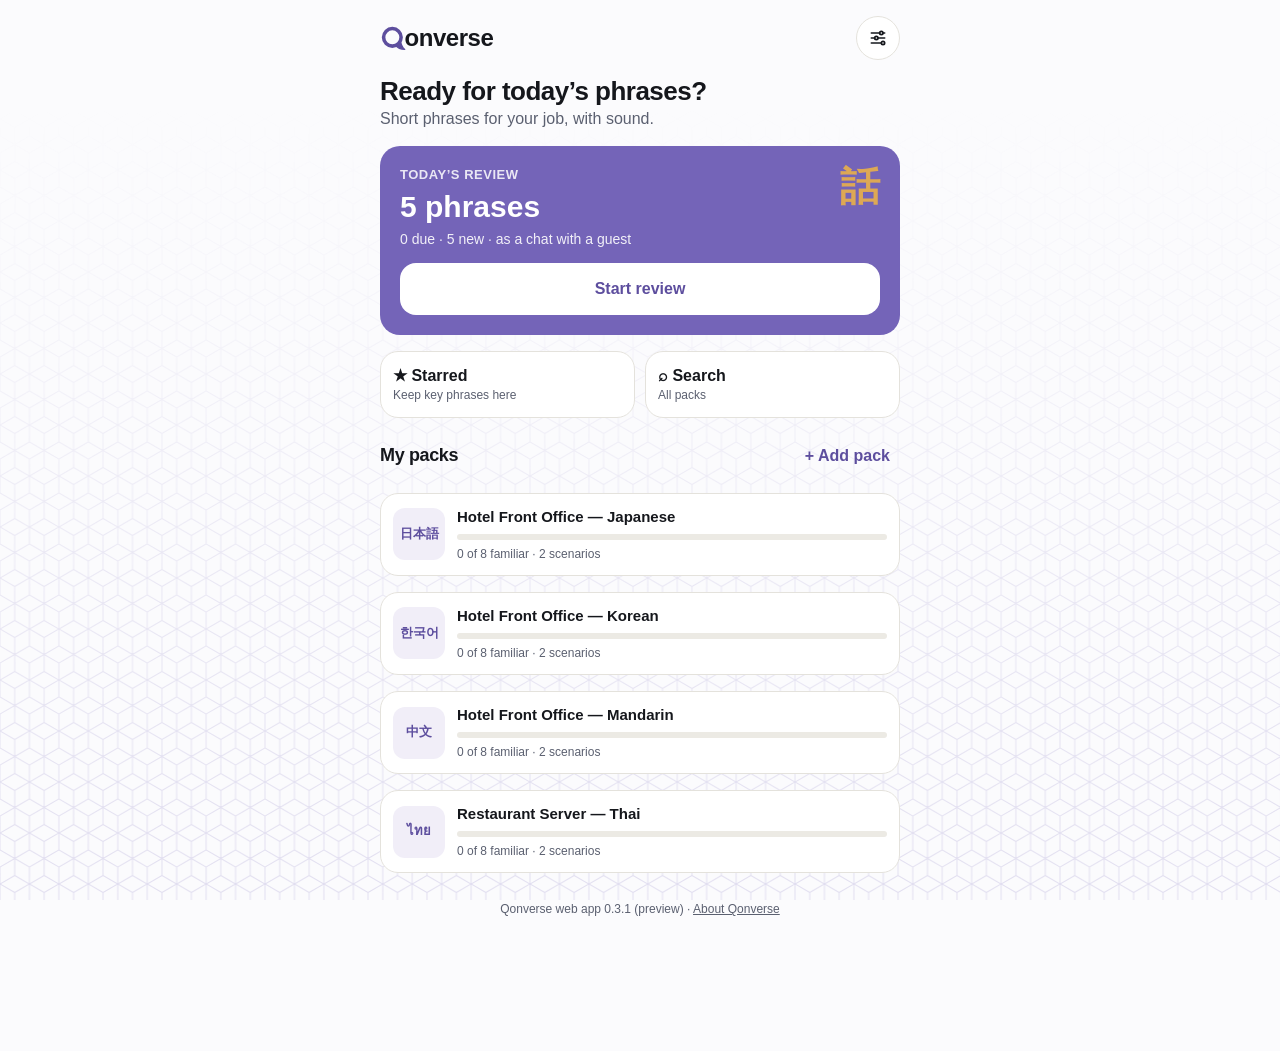
<file: docs/app/index.html>
<!doctype html>
<html lang="en" data-theme="system">
<head>
<meta charset="utf-8">
<meta name="viewport" content="width=device-width, initial-scale=1, viewport-fit=cover">
<title>Qonverse</title>
<meta name="description" content="Learn the short spoken phrases your job needs, in any language.">
<meta name="theme-color" content="#7464B8">
<meta name="apple-mobile-web-app-capable" content="yes">
<meta name="mobile-web-app-capable" content="yes">
<meta name="apple-mobile-web-app-status-bar-style" content="default">
<meta name="apple-mobile-web-app-title" content="Qonverse">
<link rel="manifest" href="manifest.webmanifest">
<link rel="icon" href="icons/icon-192.png">
<link rel="apple-touch-icon" href="icons/apple-touch-icon.png">
<link rel="stylesheet" href="app.css">
</head>
<body>
<svg class="cubes" aria-hidden="true"><defs><pattern id="cube" width="29.445" height="51" patternUnits="userSpaceOnUse"><path id="cubepath" fill="none" stroke="currentColor" stroke-width="1" stroke-linejoin="round"/></pattern></defs><rect width="100%" height="100%" fill="url(#cube)"/></svg>
<main id="app" aria-live="polite"></main>
<div id="install" class="install" hidden></div>
<script src="app.js"></script>
<script>
if ('serviceWorker' in navigator) {
  navigator.serviceWorker.register('sw.js').then(function (reg) {
    reg.update();
    reg.addEventListener('updatefound', function () {
      var w = reg.installing;
      if (w) w.addEventListener('statechange', function () {
        if (w.state === 'installed' && navigator.serviceWorker.controller) window.QV && QV.toast('Qonverse was updated — it will use the new version next time you open it.');
      });
    });
  }).catch(function () {});
}
</script>
</body>
</html>
</file>
<file: docs/app/app.css>
:root, [data-theme="light"] {
  --bg:#FBFBFD; --chat:#F6F6F9; --surface:#FFFFFF; --ink:#15171C; --muted:#5B6070; --sub:#3D414C; --line:#E4E2DC; --track:#ECEAE4;
  --box:#7464B8; --on-box:#FFFFFF; --box-text:#5D4E9E; --box-deep:#4A3E80; --box-soft:#F1EEF8; --box-faint:#F8F7FC;
  --audio:#B8D98A; --on-audio:#15171C; --audio-text:#557A2E;
  --danger:#B3261E; --danger-soft:#FDF3F2; --danger-text:#7A1C14; --wall:#7464B8; --orange:#DDA855;
  color-scheme: light;
}
[data-theme="dark"] {
  --bg:#101315; --chat:#0C0F11; --surface:#1A1E21; --ink:#ECEDEA; --muted:#A2A8AE; --sub:#C4C8CC; --line:#2C3236; --track:#262B2F;
  --box:#565C9E; --on-box:#FFFFFF; --box-text:#A9B0D8; --box-deep:#C5CAE6; --box-soft:#1F2035; --box-faint:#18192A;
  --audio:#6FB8AE; --on-audio:#0B0B0C; --audio-text:#6FB8AE;
  --danger:#E5675C; --danger-soft:#2A1715; --danger-text:#F2B8B0; --wall:#8C93C8;
  color-scheme: dark;
}
[data-theme="amoled"] {
  --bg:#000000; --chat:#000000; --surface:#0B0B0C; --ink:#ECEDEA; --muted:#A2A8AE; --sub:#C4C8CC; --line:#222528; --track:#17191B;
  --box:#565C9E; --on-box:#FFFFFF; --box-text:#A9B0D8; --box-deep:#C5CAE6; --box-soft:#111222; --box-faint:#0D0D18;
  --audio:#6FB8AE; --on-audio:#0B0B0C; --audio-text:#6FB8AE;
  --danger:#E5675C; --danger-soft:#1A0B0A; --danger-text:#F2B8B0; --wall:#8C93C8;
  color-scheme: dark;
}
@media (prefers-color-scheme: dark) {
  [data-theme="system"] {
    --bg:#101315; --chat:#0C0F11; --surface:#1A1E21; --ink:#ECEDEA; --muted:#A2A8AE; --sub:#C4C8CC; --line:#2C3236; --track:#262B2F;
    --box:#565C9E; --on-box:#FFFFFF; --box-text:#A9B0D8; --box-deep:#C5CAE6; --box-soft:#1F2035; --box-faint:#18192A;
    --audio:#6FB8AE; --on-audio:#0B0B0C; --audio-text:#6FB8AE;
    --danger:#E5675C; --danger-soft:#2A1715; --danger-text:#F2B8B0; --wall:#8C93C8;
    color-scheme: dark;
  }
}
* { box-sizing: border-box; -webkit-tap-highlight-color: transparent; }
html, body { margin: 0; background: var(--bg); color: var(--ink); }
body { font: 16px/1.45 Inter, -apple-system, BlinkMacSystemFont, "Segoe UI", Roboto, "Hiragino Sans", "Noto Sans JP", "Noto Sans KR", "Noto Sans SC", "Noto Sans Thai", sans-serif; -webkit-font-smoothing: antialiased; min-height: 100vh; }
button, input, textarea { font: inherit; color: inherit; }
button { cursor: pointer; }
.cubes { position: fixed; inset: 0; width: 100%; height: 100%; z-index: 0; pointer-events: none; color: var(--wall); opacity: .18;
  -webkit-mask-image: linear-gradient(to top, #000 0%, rgba(0,0,0,.7) 35%, rgba(0,0,0,.25) 65%, transparent 90%);
          mask-image: linear-gradient(to top, #000 0%, rgba(0,0,0,.7) 35%, rgba(0,0,0,.25) 65%, transparent 90%); }
#app { position: relative; z-index: 1; max-width: 560px; margin: 0 auto; min-height: 100vh; display: flex; flex-direction: column;
  padding: env(safe-area-inset-top) env(safe-area-inset-right) env(safe-area-inset-bottom) env(safe-area-inset-left); }
.screen { flex: 1; display: flex; flex-direction: column; animation: fade .25s ease; }
@keyframes fade { from { opacity: 0; transform: translateY(6px); } to { opacity: 1; transform: none; } }
@media (prefers-reduced-motion: reduce) { .screen { animation: none; } }
.pad { padding: 0 20px; }
.stack { display: flex; flex-direction: column; gap: 16px; }
.row { display: flex; align-items: center; gap: 12px; }
.grow { flex: 1; min-width: 0; }
.muted { color: var(--muted); } .sub { color: var(--sub); } .small { font-size: 13px; } .tiny { font-size: 12px; }
h1, h2, h3 { margin: 0; letter-spacing: -.02em; }
h1 { font-size: 26px; line-height: 1.2; }
h2 { font-size: 18px; }
.topbar { display: flex; align-items: center; gap: 4px; padding: 10px 8px; min-height: 60px; }
.topbar .title { flex: 1; font-weight: 600; font-size: 16px; padding-left: 4px; }
.icon-btn { width: 44px; height: 44px; border-radius: 22px; border: none; background: transparent; display: inline-flex; align-items: center; justify-content: center; color: var(--ink); flex: none; }
.icon-btn.ring { background: var(--surface); border: 1px solid var(--line); }
.logo { display: flex; align-items: center; font-weight: 800; font-size: 24px; letter-spacing: -.02em; line-height: 1; }
.logo span { margin-left: -.06em; }
.card { background: var(--surface); border: 1px solid var(--line); border-radius: 18px; }
.btn { min-height: 52px; border-radius: 16px; border: 1px solid transparent; padding: 0 18px; font-weight: 600; display: inline-flex; align-items: center; justify-content: center; gap: 8px; text-decoration: none; }
.btn.primary { background: var(--box); color: var(--on-box); }
.btn.primary:disabled { background: var(--line); color: var(--muted); cursor: default; }
.btn.ghost { background: var(--surface); border-color: var(--line); color: var(--ink); }
.btn.small { min-height: 42px; border-radius: 12px; font-size: 14px; padding: 0 14px; }
.btn.block { width: 100%; }
.review { background: var(--box); color: var(--on-box); border-radius: 20px; padding: 20px; display: flex; flex-direction: column; gap: 14px; }
.review .big { font-size: 30px; font-weight: 800; }
.review .kicker { font-size: 13px; font-weight: 600; letter-spacing: .04em; opacity: .85; text-transform: uppercase; }
.review .btn { background: var(--surface); color: var(--box-text); }
.hanzi { color: var(--orange); font-size: 40px; font-weight: 700; line-height: 1; }
.pack-row { display: flex; gap: 12px; align-items: center; padding: 12px; text-align: left; width: 100%; }
.badge { width: 52px; height: 52px; border-radius: 12px; background: var(--box-soft); color: var(--box-text); font-weight: 700; font-size: 13px; display: flex; align-items: center; justify-content: center; flex: none; }
.bar { height: 6px; border-radius: 3px; background: var(--track); overflow: hidden; }
.bar > i { display: block; height: 100%; background: var(--box); border-radius: 3px; transition: width .3s; }
.dots { display: flex; gap: 4px; padding: 0 16px; }
.dots i { flex: 1; height: 4px; border-radius: 2px; background: var(--line); }
.dots i.on { background: var(--box); } .dots i.now { background: var(--audio); }
.chip { display: inline-block; background: var(--box-soft); color: var(--box-text); font-size: 12px; font-weight: 600; border-radius: 999px; padding: 4px 10px; }
.label { font-size: 12px; font-weight: 700; letter-spacing: .05em; text-transform: uppercase; color: var(--muted); }
.phrase-card { padding: 20px; display: flex; flex-direction: column; gap: 10px; border-radius: 22px; }
.phrase-text { font-size: 32px; font-weight: 700; line-height: 1.35; }
.hr { height: 1px; background: var(--line); }
mark.key { background: none; color: var(--box-text); font-weight: 700; text-decoration: underline; text-decoration-color: var(--audio); text-decoration-thickness: 3px; text-underline-offset: 4px; }
.speak { width: 44px; height: 44px; border-radius: 22px; border: none; background: var(--audio); color: var(--on-audio); display: inline-flex; align-items: center; justify-content: center; flex: none; }
.speak.big { width: 84px; height: 84px; border-radius: 42px; box-shadow: 0 8px 22px rgba(0,0,0,.12); }
.speak:active { transform: scale(.94); }
.ctrl { width: 76px; height: 64px; border-radius: 16px; background: var(--surface); border: 1px solid var(--line); display: flex; flex-direction: column; align-items: center; justify-content: center; }
.ctrl b { color: var(--audio-text); font-size: 16px; } .ctrl span { color: var(--muted); font-size: 12px; }
.when { background: var(--box-soft); border-radius: 18px; padding: 14px; display: flex; flex-direction: column; gap: 6px; }
.when .label { color: var(--box-deep); }
.pill { align-self: center; background: var(--surface); color: var(--muted); font-size: 12px; border-radius: 999px; padding: 5px 12px; text-align: center; }
.bubble-wrap { display: flex; flex-direction: column; gap: 4px; max-width: 88%; }
.bubble-wrap.mine { align-self: flex-end; align-items: flex-end; }
.bubble-wrap.theirs { align-self: flex-start; }
.bubble { position: relative; border: 1.5px solid var(--box); border-radius: 18px; padding: 10px 12px 10px 14px; display: flex; gap: 10px; align-items: flex-start; margin-bottom: 12px; text-align: left; }
.bubble.theirs { background: var(--surface); }
.bubble.mine { background: var(--box-soft); }
.bubble.choice { background: var(--box-faint); border-style: dashed; border-color: color-mix(in srgb, var(--box) 60%, transparent); width: 100%; }
.bubble.right { background: var(--box); border-color: var(--box); color: var(--on-box); }
.bubble.right .sub, .bubble.right .muted { color: var(--on-box); opacity: .88; }
.bubble.wrong { background: var(--danger-soft); border-color: var(--danger); }
.bubble .tail { position: absolute; top: 100%; width: 22px; height: 14px; overflow: visible; }
.bubble.theirs .tail { left: 16px; }
.bubble.mine .tail, .bubble.choice .tail, .bubble.right .tail, .bubble.wrong .tail { right: 16px; transform: scaleX(-1); }
.tail .f { fill: var(--surface); } .bubble.mine .tail .f { fill: var(--box-soft); } .bubble.choice .tail .f { fill: var(--box-faint); }
.bubble.right .tail .f { fill: var(--box); } .bubble.wrong .tail .f { fill: var(--danger-soft); }
.tail .s { fill: none; stroke: var(--box); stroke-width: 1.5; stroke-linejoin: round; stroke-linecap: round; }
.bubble.choice .tail .s { stroke-dasharray: 4 3; stroke: color-mix(in srgb, var(--box) 60%, transparent); }
.bubble.wrong .tail .s { stroke: var(--danger); }
.tri .t { font-size: 16px; font-weight: 500; line-height: 1.45; }
.tri .r { font-size: 13px; color: var(--sub); }
.tri .m { font-size: 13px; color: var(--muted); font-style: italic; }
.chat { background: var(--chat); }
.footerbar { position: sticky; bottom: 0; padding: 12px 16px calc(12px + env(safe-area-inset-bottom)); background: var(--surface); border-top: 1px solid var(--line); display: flex; gap: 10px; z-index: 2; }
.footerbar.clear { background: transparent; border: none; }
.seg { display: grid; grid-template-columns: repeat(4, minmax(0, 1fr)); gap: 4px; background: var(--track); border-radius: 14px; padding: 4px; }
.seg button { height: 44px; border: none; border-radius: 11px; background: transparent; color: var(--muted); font-weight: 600; font-size: 14px; }
.seg button[aria-pressed="true"] { background: var(--surface); color: var(--ink); box-shadow: 0 1px 3px rgba(0,0,0,.12); }
.chips { display: flex; flex-wrap: wrap; gap: 8px; }
.lang-chip { min-height: 40px; padding: 0 14px; border-radius: 999px; border: 1px solid var(--line); background: var(--surface); font-weight: 600; font-size: 14px; }
.lang-chip[aria-pressed="true"] { background: var(--box); border-color: var(--box); color: var(--on-box); }
.voice { display: flex; align-items: center; gap: 12px; min-height: 60px; padding: 0 6px 0 14px; border-bottom: 1px solid var(--line); }
.voice:last-child { border-bottom: none; }
.radio { width: 20px; height: 20px; border-radius: 10px; border: 2px solid var(--muted); display: inline-flex; align-items: center; justify-content: center; flex: none; background: none; padding: 0; }
.radio.on { border-color: var(--box); } .radio.on::after { content: ""; width: 10px; height: 10px; border-radius: 5px; background: var(--box); }
input[type=range] { width: 100%; accent-color: var(--box); }
textarea { width: 100%; height: 140px; resize: vertical; border-radius: 14px; border: 1px solid var(--line); background: var(--surface); padding: 12px; font: 12px/1.5 ui-monospace, SFMono-Regular, Menlo, monospace; }
textarea:focus, button:focus-visible, a:focus-visible { outline: 2px solid var(--box); outline-offset: 2px; }
.step { display: flex; gap: 14px; }
.step .n { width: 32px; height: 32px; border-radius: 16px; background: var(--box); color: var(--on-box); font-weight: 700; display: flex; align-items: center; justify-content: center; flex: none; }
.ok { background: var(--box-soft); border-radius: 16px; padding: 14px; }
.ok b { color: var(--box-deep); }
.err { background: var(--danger-soft); color: var(--danger-text); border-radius: 16px; padding: 14px; white-space: pre-line; }
.notice { background: var(--box-soft); border-radius: 14px; padding: 12px 14px; font-size: 14px; }
.install { position: fixed; left: 12px; right: 12px; bottom: calc(12px + env(safe-area-inset-bottom)); z-index: 10; max-width: 536px; margin: 0 auto;
  background: var(--surface); border: 1px solid var(--line); border-radius: 18px; padding: 14px 14px 14px 16px; box-shadow: 0 12px 34px rgba(0,0,0,.18); display: flex; gap: 12px; align-items: center; }
.toast { position: fixed; left: 50%; transform: translateX(-50%); bottom: calc(90px + env(safe-area-inset-bottom)); z-index: 11; background: var(--ink); color: var(--bg); padding: 10px 16px; border-radius: 12px; font-size: 14px; max-width: 90vw; }
.scen { display: flex; align-items: center; gap: 12px; padding: 10px 4px; width: 100%; background: none; border: none; text-align: left; border-radius: 12px; }
.scen .num { width: 40px; height: 40px; border-radius: 12px; background: var(--box-soft); color: var(--box-text); font-weight: 700; display: flex; align-items: center; justify-content: center; flex: none; }
.scen .num.done { background: var(--box); color: var(--on-box); }
.sheet { background: var(--surface); border-radius: 24px 24px 0 0; padding: 16px; margin-top: 16px; flex: 1; }
.link { background: none; border: none; color: var(--box-text); font-weight: 600; padding: 10px; border-radius: 10px; }
.danger { color: var(--danger); }
.sr { position: absolute; width: 1px; height: 1px; overflow: hidden; clip: rect(0 0 0 0); }
[hidden] { display: none !important; }
.footerbar { margin-top: auto; }

.speed { display: inline-flex; align-items: center; gap: 6px; height: 36px; padding: 0 12px; border-radius: 999px; border: 1px solid var(--line); background: var(--surface); color: var(--audio-text); font-weight: 700; font-size: 14px; flex: none; }
.guest { position: fixed; inset: 0; z-index: 30; background: var(--surface); display: flex; flex-direction: column; padding: calc(16px + env(safe-area-inset-top)) 20px calc(24px + env(safe-area-inset-bottom)); animation: fade .2s ease; }
.guest-body { flex: 1; display: flex; flex-direction: column; justify-content: center; align-items: center; text-align: center; gap: 18px; overflow: auto; }
.guest-text { font-size: clamp(34px, 9vw, 64px); font-weight: 700; line-height: 1.3; }
.guest-rule { width: 60px; height: 3px; background: var(--box); display: block; }

.bubble.right .tri .t, .bubble.right .tri .r, .bubble.right .tri .m { color: var(--on-box); }
.bubble.right .tri .r, .bubble.right .tri .m { opacity: .9; }
.bubble.right mark.key { color: var(--on-box); text-decoration-color: var(--audio); }
</file>
